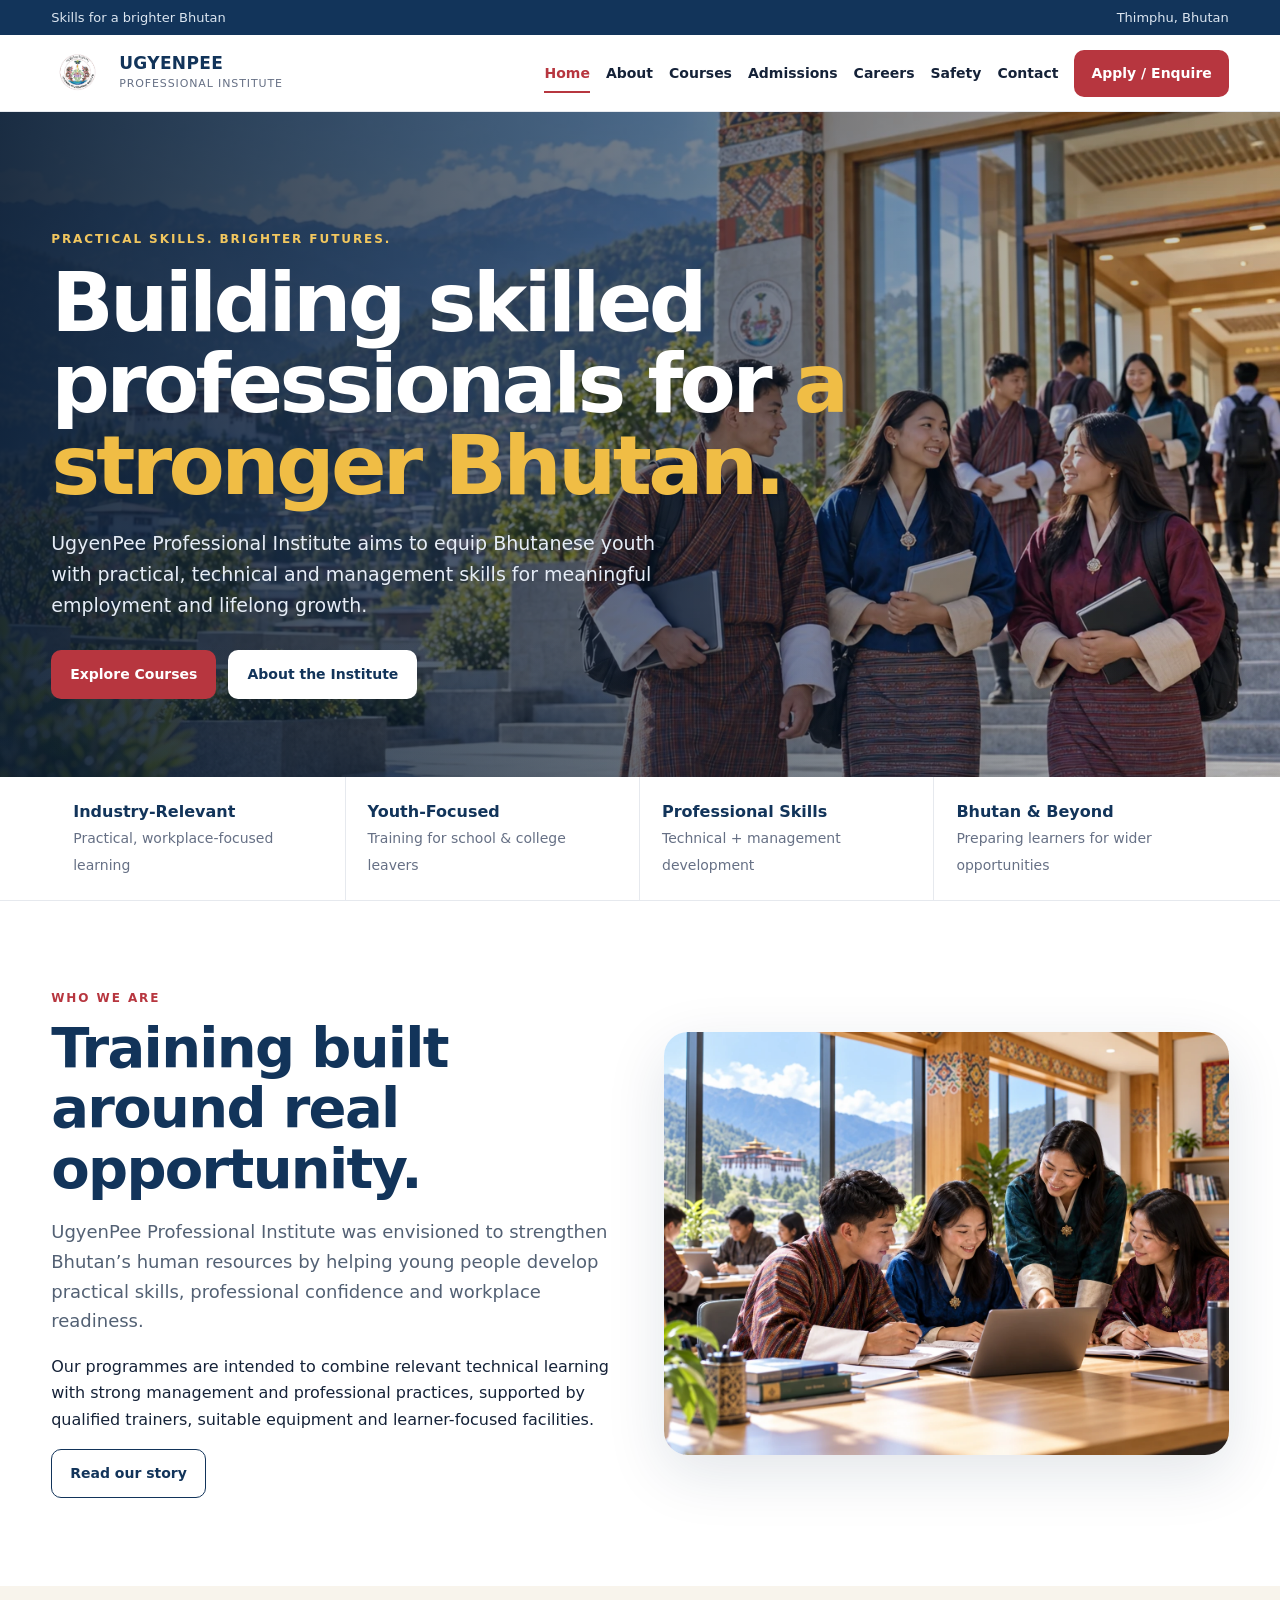
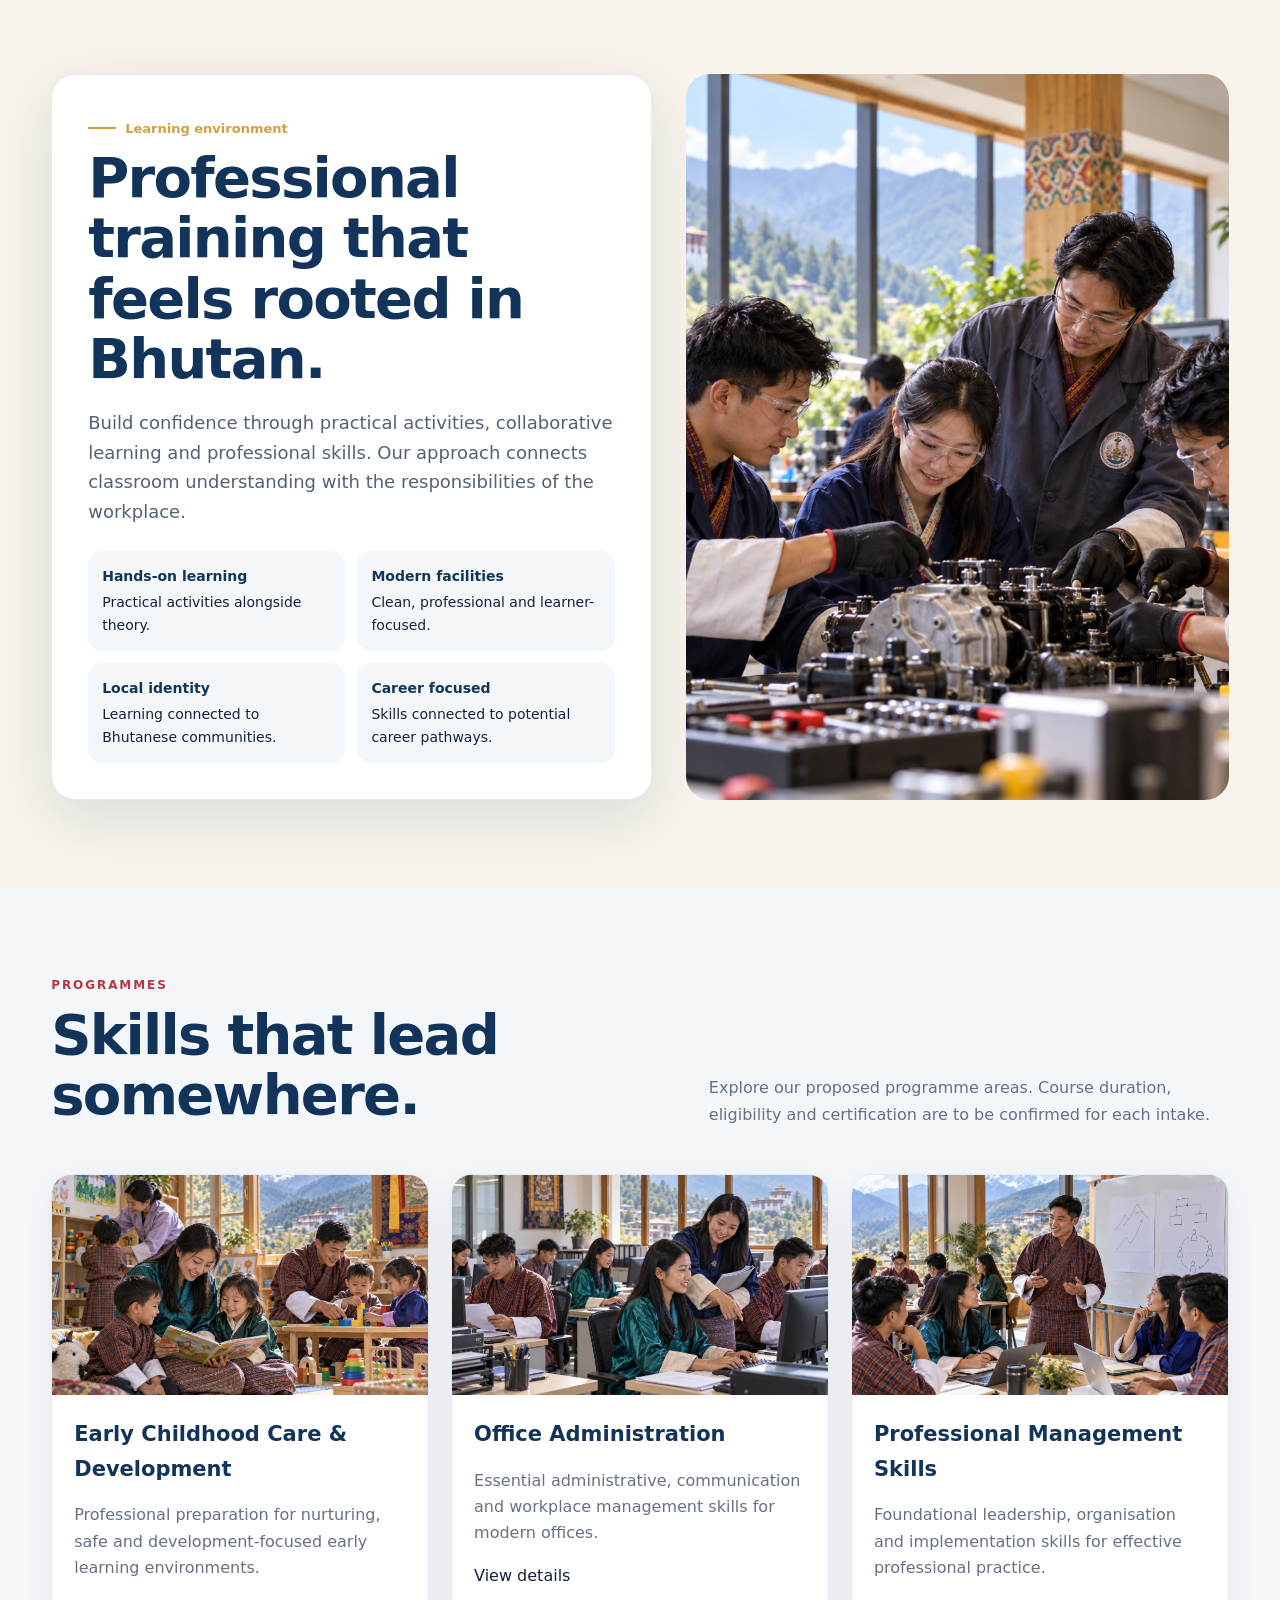
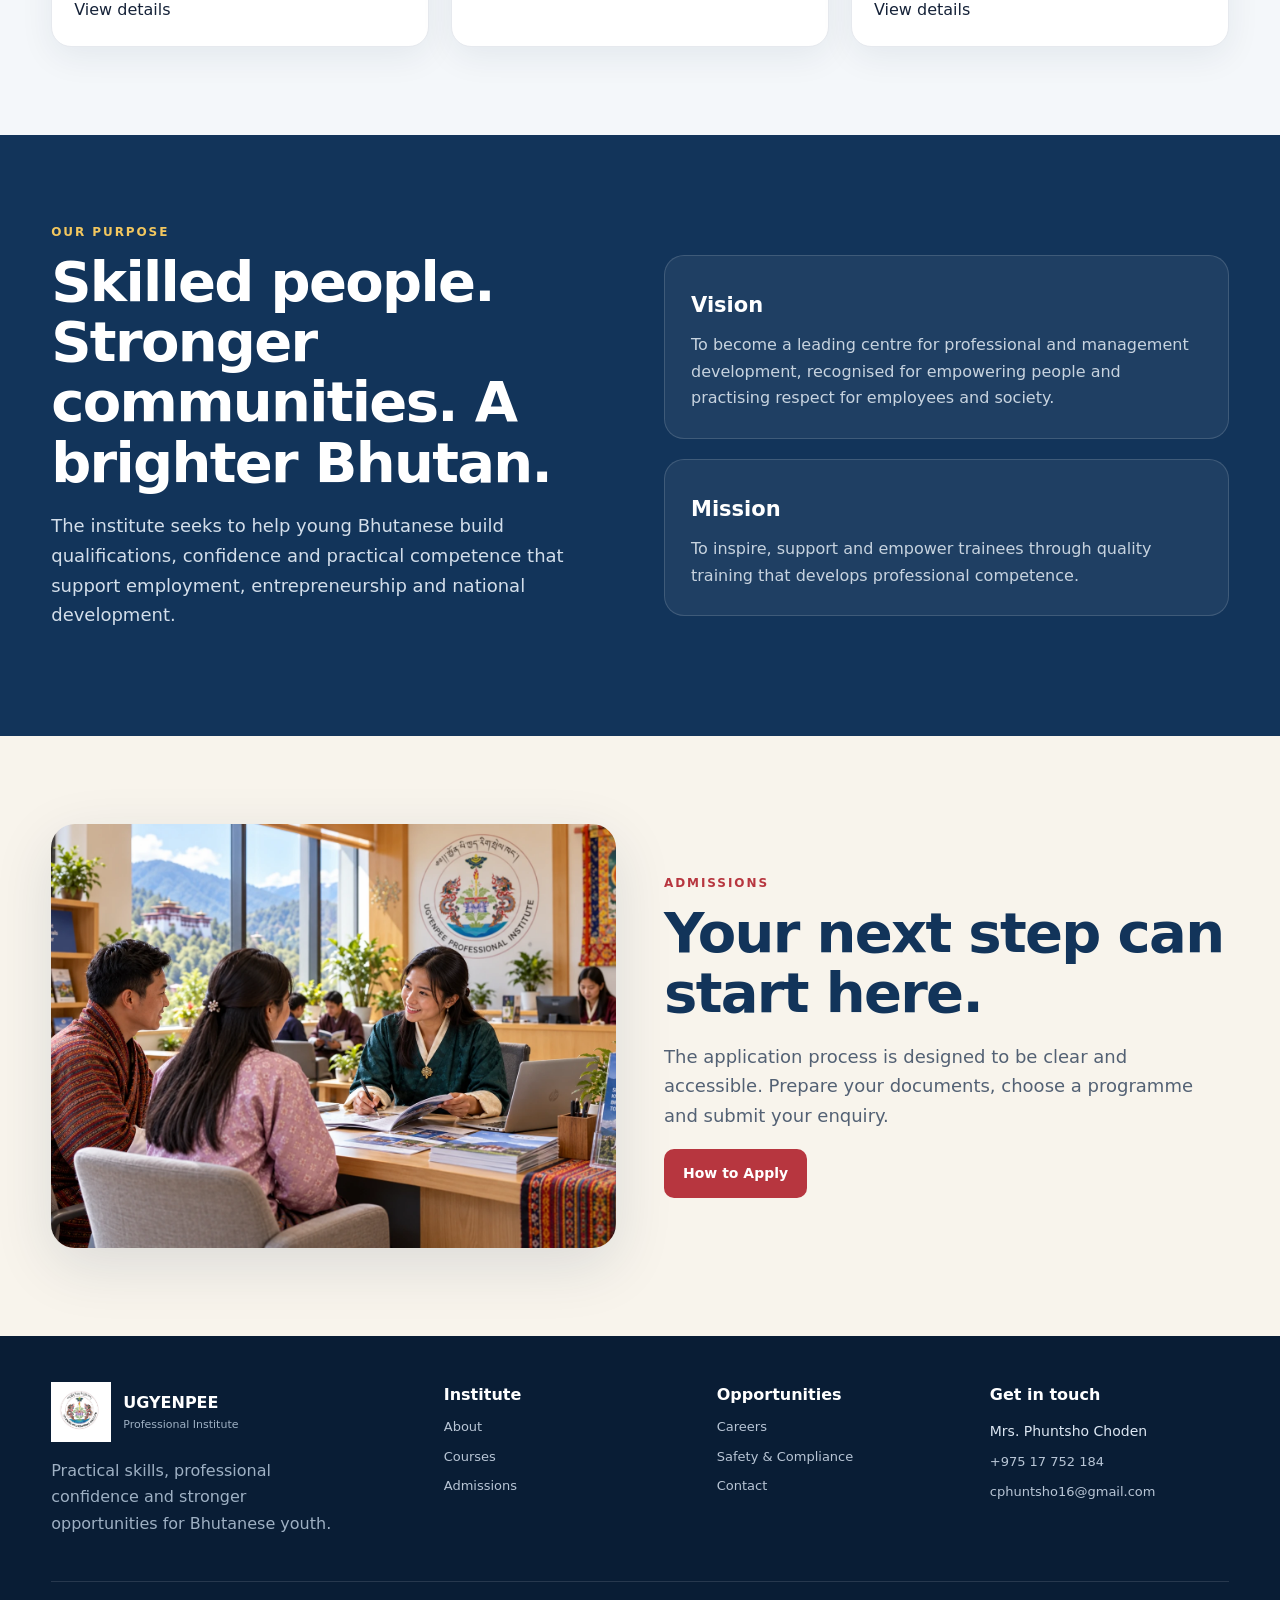
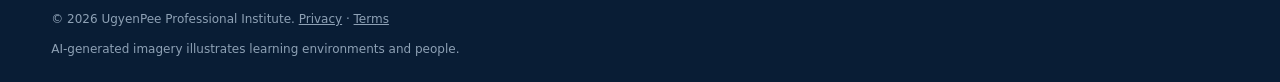
<file: index.html>
<!doctype html><html lang="en"><head><meta charset="utf-8"><meta name="viewport" content="width=device-width,initial-scale=1"><meta name="description" content="UgyenPee Professional Institute — Home"><title>Home | UgyenPee Professional Institute</title><link rel="stylesheet" href="styles.css"></head><body><a class="skip-link" href="#main">Skip to content</a><div class="topbar"><div class="container"><span>Skills for a brighter Bhutan</span><span>Thimphu, Bhutan</span></div></div><header class="site-header"><div class="container nav"><a class="brand" href="index.html"><img src="assets/ugyenpee-logo.jpg" width="1080" height="1064" alt="UgyenPee Professional Institute logo"><div class="brand-copy"><strong>UGYENPEE</strong><span>Professional Institute</span></div></a><button class="menu-btn" aria-label="Open navigation" aria-controls="site-navigation" aria-expanded="false">☰</button><nav id="site-navigation" class="navlinks" aria-label="Main navigation"><a class="active" aria-current="page" href="index.html">Home</a><a class="" href="about.html">About</a><a class="" href="courses.html">Courses</a><a class="" href="admissions.html">Admissions</a><a class="" href="careers.html">Careers</a><a class="" href="safety.html">Safety</a><a class="" href="contact.html">Contact</a><a class="btn btn-primary" href="contact.html">Apply / Enquire</a></nav></div></header><main id="main">
<section class="hero" style="--hero-image:url('assets/campus.webp')"><div class="container"><div class="eyebrow">Practical skills. Brighter futures.</div><h1>Building skilled professionals for <em>a stronger Bhutan.</em></h1><p>UgyenPee Professional Institute aims to equip Bhutanese youth with practical, technical and management skills for meaningful employment and lifelong growth.</p><div class="hero-actions"><a class="btn btn-primary" href="courses.html">Explore Courses</a><a class="btn btn-light" href="about.html">About the Institute</a></div></div></section>
<section class="trust-strip"><div class="container trust-grid"><div class="trust-item"><strong>Industry-Relevant</strong><span>Practical, workplace-focused learning</span></div><div class="trust-item"><strong>Youth-Focused</strong><span>Training for school & college leavers</span></div><div class="trust-item"><strong>Professional Skills</strong><span>Technical + management development</span></div><div class="trust-item"><strong>Bhutan & Beyond</strong><span>Preparing learners for wider opportunities</span></div></div></section>
<section class="section"><div class="container grid-2"><div><div class="eyebrow">Who we are</div><h2>Training built around real opportunity.</h2><p class="lead">UgyenPee Professional Institute was envisioned to strengthen Bhutan’s human resources by helping young people develop practical skills, professional confidence and workplace readiness.</p><p>Our programmes are intended to combine relevant technical learning with strong management and professional practices, supported by qualified trainers, suitable equipment and learner-focused facilities.</p><a class="btn btn-outline" href="about.html">Read our story</a></div><div class="image-card media-highlight"><img src="assets/classroom.webp" width="1536" height="1024" loading="lazy" decoding="async" alt="Bhutanese learners collaborating in a professional training environment"></div></div></section>
<section class="section section-cream"><div class="container training-showcase"><div class="training-copy"><span class="section-kicker">Learning environment</span><h2>Professional training that feels rooted in Bhutan.</h2><p class="lead">Build confidence through practical activities, collaborative learning and professional skills. Our approach connects classroom understanding with the responsibilities of the workplace.</p><div class="training-points"><div class="training-point"><strong>Hands-on learning</strong>Practical activities alongside theory.</div><div class="training-point"><strong>Modern facilities</strong>Clean, professional and learner-focused.</div><div class="training-point"><strong>Local identity</strong>Learning connected to Bhutanese communities.</div><div class="training-point"><strong>Career focused</strong>Skills connected to potential career pathways.</div></div></div><div class="training-image"><img src="assets/workshop.webp" width="1536" height="1024" loading="lazy" decoding="async" alt="Bhutanese trainees learning in a technical workshop"></div></div></section>
<section class="section section-alt"><div class="container"><div class="section-head"><div><div class="eyebrow">Programmes</div><h2>Skills that lead somewhere.</h2></div><p>Explore our proposed programme areas. Course duration, eligibility and certification are to be confirmed for each intake.</p></div><div class="course-grid">
<article class="course-card"><img src="assets/eccd.webp" width="1536" height="1024" loading="lazy" decoding="async" alt="Bhutanese educators supporting children in an early learning activity"><div class="course-body"><h3>Early Childhood Care & Development</h3><p>Professional preparation for nurturing, safe and development-focused early learning environments.</p><a href="courses.html">View details</a></div></article>
<article class="course-card"><img src="assets/office.webp" width="1536" height="1024" loading="lazy" decoding="async" alt="Bhutanese trainees practising office administration"><div class="course-body"><h3>Office Administration</h3><p>Essential administrative, communication and workplace management skills for modern offices.</p><a href="courses.html">View details</a></div></article>
<article class="course-card"><img src="assets/management.webp" width="1536" height="1024" loading="lazy" decoding="async" alt="Bhutanese learners taking part in a management workshop"><div class="course-body"><h3>Professional Management Skills</h3><p>Foundational leadership, organisation and implementation skills for effective professional practice.</p><a href="courses.html">View details</a></div></article>
</div></div></section>
<section class="section feature-band"><div class="container grid-2"><div><div class="eyebrow">Our purpose</div><h2>Skilled people. Stronger communities. A brighter Bhutan.</h2><p class="lead" style="color:#d3deea">The institute seeks to help young Bhutanese build qualifications, confidence and practical competence that support employment, entrepreneurship and national development.</p></div><div class="cards-3" style="grid-template-columns:1fr"><div class="card"><h3>Vision</h3><p>To become a leading centre for professional and management development, recognised for empowering people and practising respect for employees and society.</p></div><div class="card"><h3>Mission</h3><p>To inspire, support and empower trainees through quality training that develops professional competence.</p></div></div></div></section>
<section class="section section-cream"><div class="container grid-2"><div class="image-card"><img src="assets/admissions.webp" width="1536" height="1024" loading="lazy" decoding="async" alt="Bhutanese applicants receiving admissions guidance"></div><div><div class="eyebrow">Admissions</div><h2>Your next step can start here.</h2><p class="lead">The application process is designed to be clear and accessible. Prepare your documents, choose a programme and submit your enquiry.</p><a class="btn btn-primary" href="admissions.html">How to Apply</a></div></div></section></main><footer><div class="container footer-grid"><div><div class="footer-brand"><img src="assets/ugyenpee-logo.jpg" width="1080" height="1064" alt="UgyenPee Professional Institute logo"><div><strong>UGYENPEE</strong><span>Professional Institute</span></div></div><p style="color:#9eb0c3;max-width:300px">Practical skills, professional confidence and stronger opportunities for Bhutanese youth.</p></div><div class="footer-col"><strong>Institute</strong><a href="about.html">About</a><a href="courses.html">Courses</a><a href="admissions.html">Admissions</a></div><div class="footer-col"><strong>Opportunities</strong><a href="careers.html">Careers</a><a href="safety.html">Safety & Compliance</a><a href="contact.html">Contact</a></div><div class="footer-col"><strong>Get in touch</strong><span>Mrs. Phuntsho Choden</span><a href="tel:+97517752184">+975 17 752 184</a><a href="mailto:cphuntsho16@gmail.com">cphuntsho16@gmail.com</a></div></div><div class="container copyright">© <span data-year></span> UgyenPee Professional Institute. <a href="safety.html#privacy">Privacy</a> · <a href="safety.html#terms">Terms</a><br><span>AI-generated imagery illustrates learning environments and people.</span></div></footer><script src="script.js"></script></body></html>
</file>
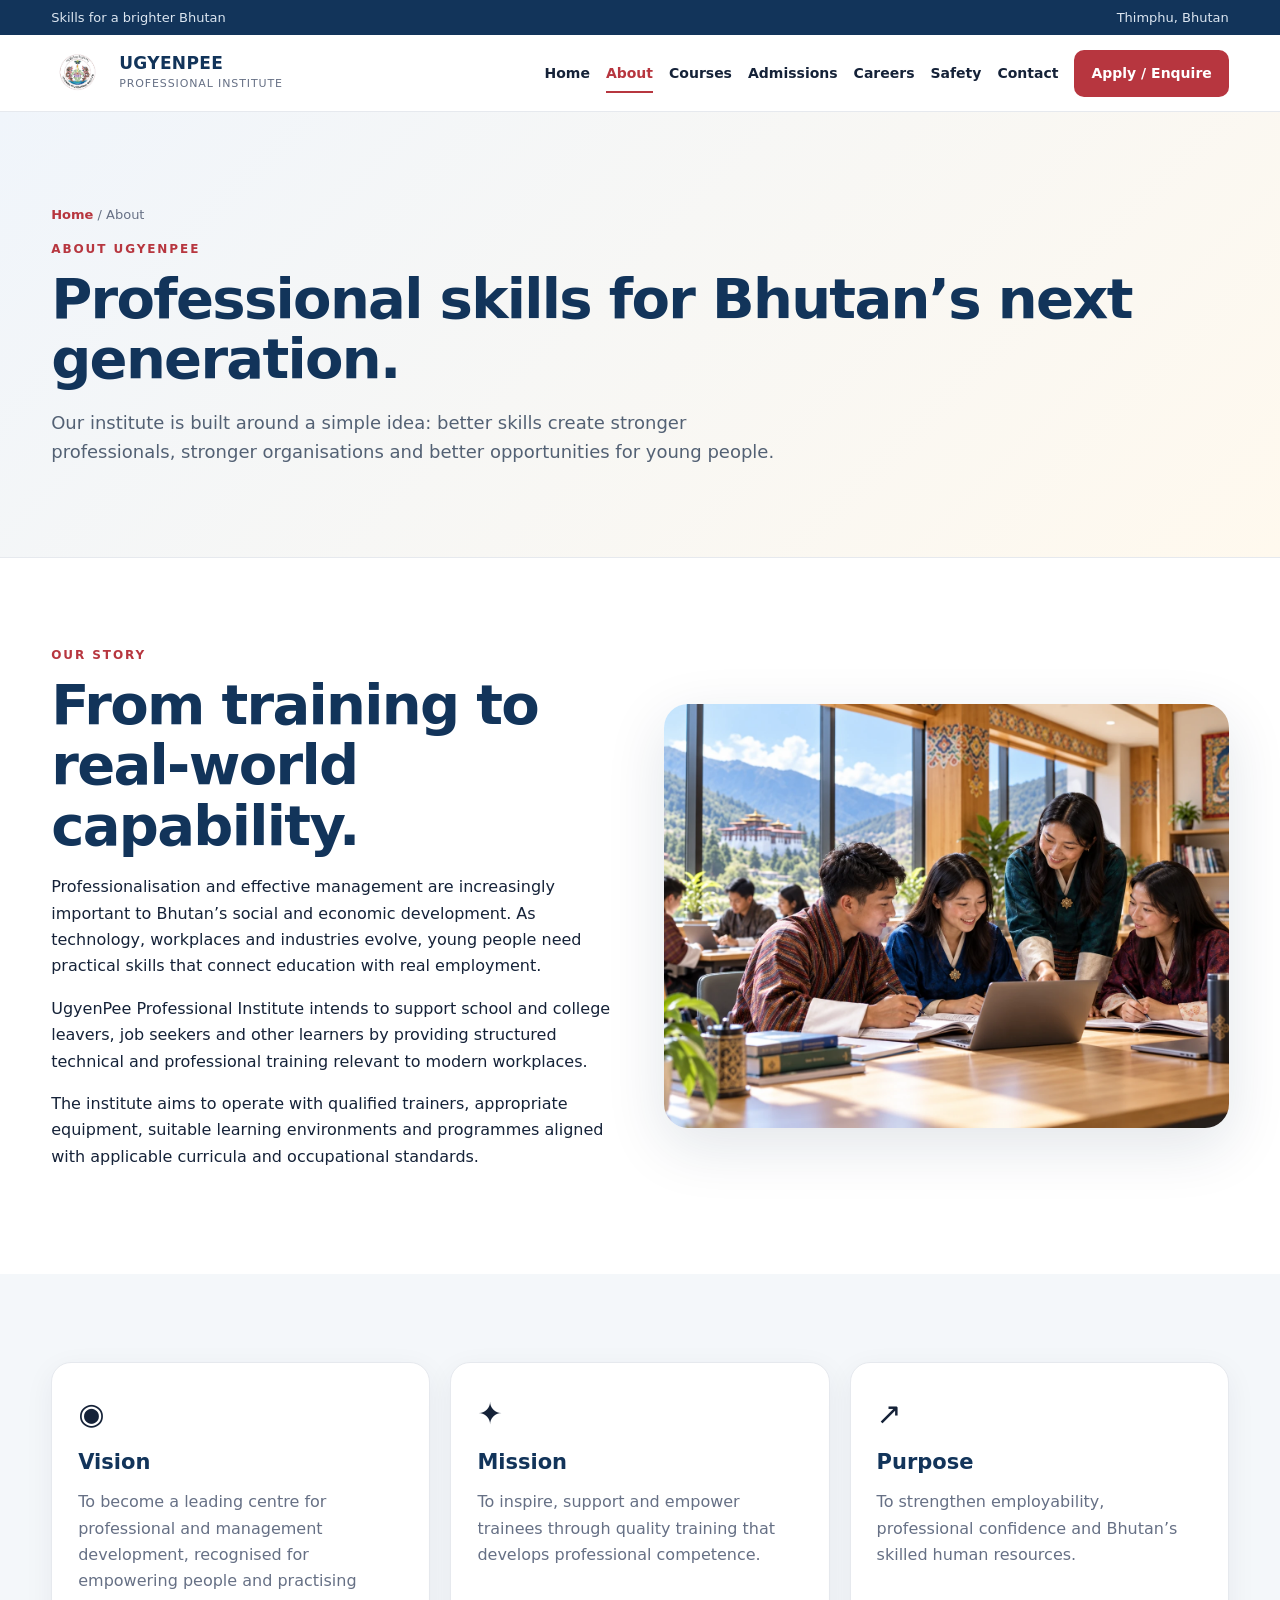
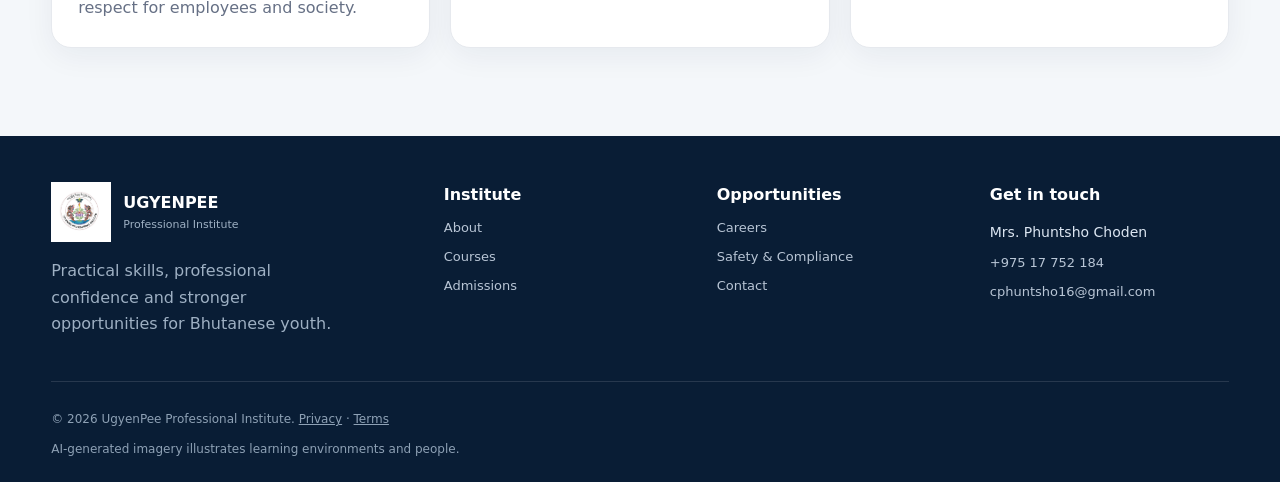
<file: about.html>
<!doctype html><html lang="en"><head><meta charset="utf-8"><meta name="viewport" content="width=device-width,initial-scale=1"><meta name="description" content="UgyenPee Professional Institute — About"><title>About | UgyenPee Professional Institute</title><link rel="stylesheet" href="styles.css"></head><body><a class="skip-link" href="#main">Skip to content</a><div class="topbar"><div class="container"><span>Skills for a brighter Bhutan</span><span>Thimphu, Bhutan</span></div></div><header class="site-header"><div class="container nav"><a class="brand" href="index.html"><img src="assets/ugyenpee-logo.jpg" width="1080" height="1064" alt="UgyenPee Professional Institute logo"><div class="brand-copy"><strong>UGYENPEE</strong><span>Professional Institute</span></div></a><button class="menu-btn" aria-label="Open navigation" aria-controls="site-navigation" aria-expanded="false">☰</button><nav id="site-navigation" class="navlinks" aria-label="Main navigation"><a class="" href="index.html">Home</a><a class="active" aria-current="page" href="about.html">About</a><a class="" href="courses.html">Courses</a><a class="" href="admissions.html">Admissions</a><a class="" href="careers.html">Careers</a><a class="" href="safety.html">Safety</a><a class="" href="contact.html">Contact</a><a class="btn btn-primary" href="contact.html">Apply / Enquire</a></nav></div></header><main id="main">
<section class="page-hero"><div class="container"><div class="crumb"><a href="index.html">Home</a> / About</div><div class="eyebrow">About UgyenPee</div><h1>Professional skills for Bhutan’s next generation.</h1><p>Our institute is built around a simple idea: better skills create stronger professionals, stronger organisations and better opportunities for young people.</p></div></section>
<section class="section"><div class="container grid-2"><div><div class="eyebrow">Our story</div><h2>From training to real-world capability.</h2><p>Professionalisation and effective management are increasingly important to Bhutan’s social and economic development. As technology, workplaces and industries evolve, young people need practical skills that connect education with real employment.</p><p>UgyenPee Professional Institute intends to support school and college leavers, job seekers and other learners by providing structured technical and professional training relevant to modern workplaces.</p><p>The institute aims to operate with qualified trainers, appropriate equipment, suitable learning environments and programmes aligned with applicable curricula and occupational standards.</p></div><div class="image-card tall"><img src="assets/classroom.webp" width="1536" height="1024" loading="lazy" decoding="async" alt="Bhutanese learners collaborating in a classroom"></div></div></section>
<section class="section section-alt"><div class="container cards-3"><article class="card"><div class="icon">◉</div><h3>Vision</h3><p>To become a leading centre for professional and management development, recognised for empowering people and practising respect for employees and society.</p></article><article class="card"><div class="icon">✦</div><h3>Mission</h3><p>To inspire, support and empower trainees through quality training that develops professional competence.</p></article><article class="card"><div class="icon">↗</div><h3>Purpose</h3><p>To strengthen employability, professional confidence and Bhutan’s skilled human resources.</p></article></div></section></main><footer><div class="container footer-grid"><div><div class="footer-brand"><img src="assets/ugyenpee-logo.jpg" width="1080" height="1064" alt="UgyenPee Professional Institute logo"><div><strong>UGYENPEE</strong><span>Professional Institute</span></div></div><p style="color:#9eb0c3;max-width:300px">Practical skills, professional confidence and stronger opportunities for Bhutanese youth.</p></div><div class="footer-col"><strong>Institute</strong><a href="about.html">About</a><a href="courses.html">Courses</a><a href="admissions.html">Admissions</a></div><div class="footer-col"><strong>Opportunities</strong><a href="careers.html">Careers</a><a href="safety.html">Safety & Compliance</a><a href="contact.html">Contact</a></div><div class="footer-col"><strong>Get in touch</strong><span>Mrs. Phuntsho Choden</span><a href="tel:+97517752184">+975 17 752 184</a><a href="mailto:cphuntsho16@gmail.com">cphuntsho16@gmail.com</a></div></div><div class="container copyright">© <span data-year></span> UgyenPee Professional Institute. <a href="safety.html#privacy">Privacy</a> · <a href="safety.html#terms">Terms</a><br><span>AI-generated imagery illustrates learning environments and people.</span></div></footer><script src="script.js"></script></body></html>
</file>
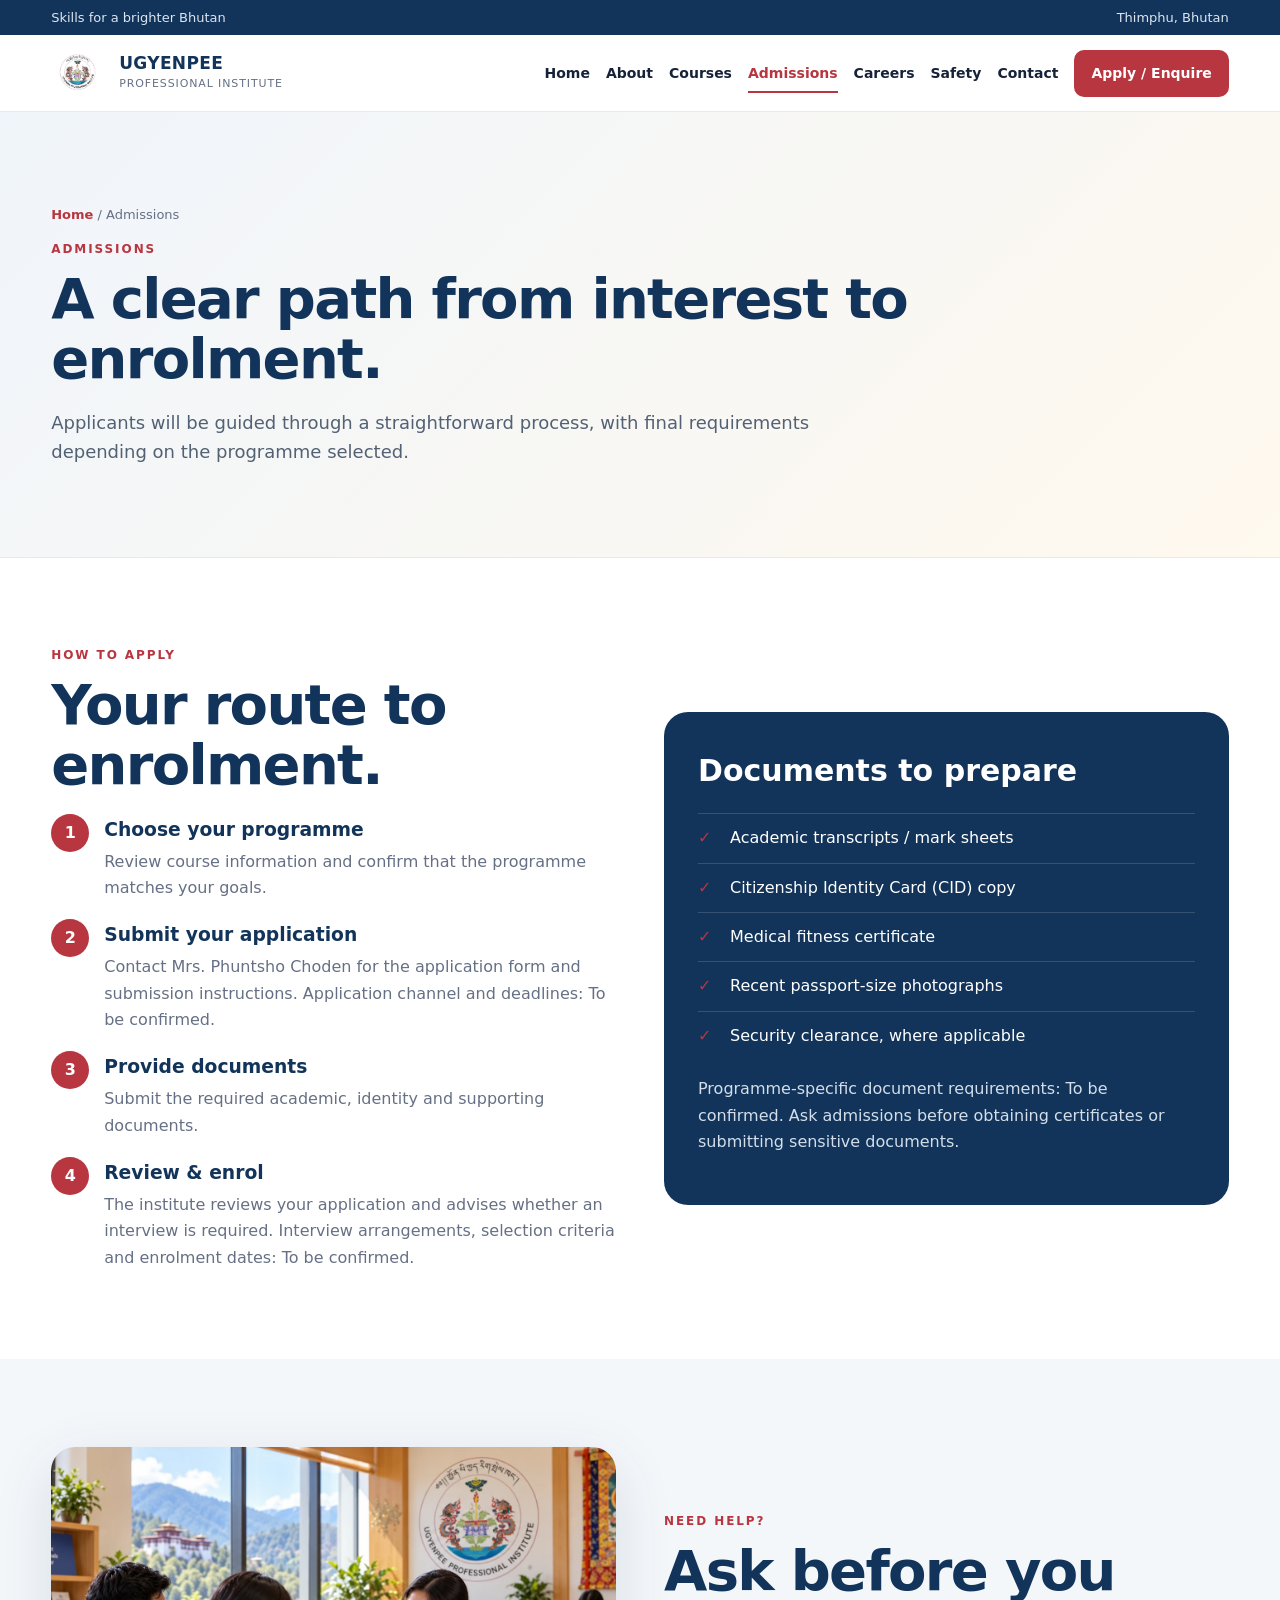
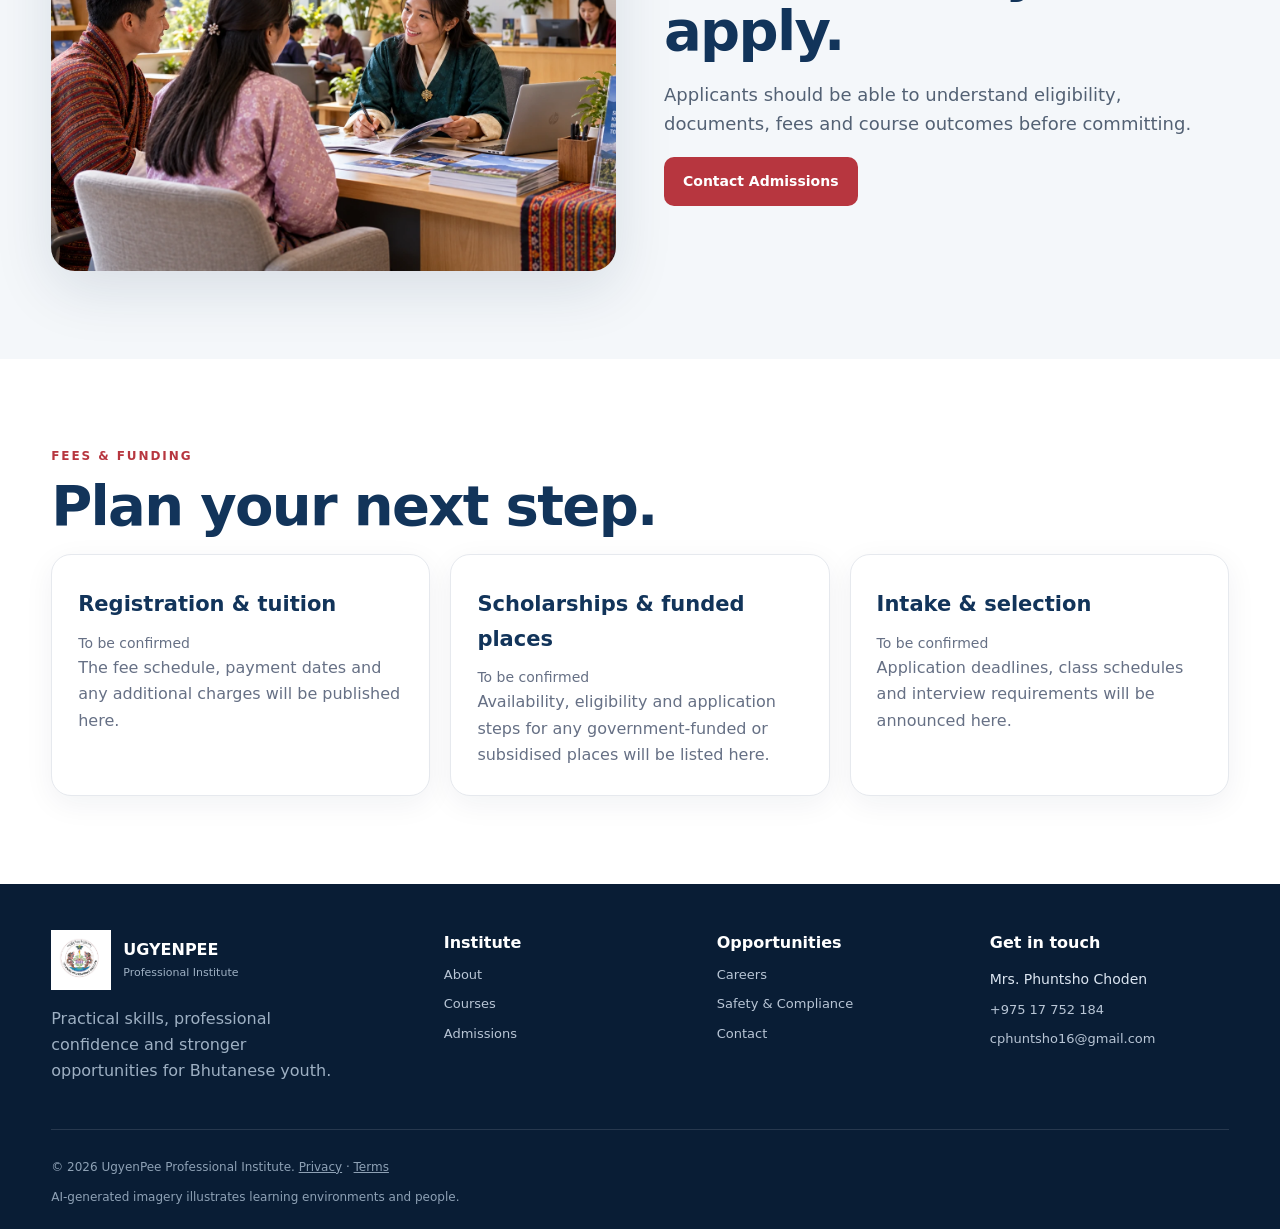
<file: admissions.html>
<!doctype html><html lang="en"><head><meta charset="utf-8"><meta name="viewport" content="width=device-width,initial-scale=1"><meta name="description" content="UgyenPee Professional Institute — Admissions"><title>Admissions | UgyenPee Professional Institute</title><link rel="stylesheet" href="styles.css"></head><body><a class="skip-link" href="#main">Skip to content</a><div class="topbar"><div class="container"><span>Skills for a brighter Bhutan</span><span>Thimphu, Bhutan</span></div></div><header class="site-header"><div class="container nav"><a class="brand" href="index.html"><img src="assets/ugyenpee-logo.jpg" width="1080" height="1064" alt="UgyenPee Professional Institute logo"><div class="brand-copy"><strong>UGYENPEE</strong><span>Professional Institute</span></div></a><button class="menu-btn" aria-label="Open navigation" aria-controls="site-navigation" aria-expanded="false">☰</button><nav id="site-navigation" class="navlinks" aria-label="Main navigation"><a class="" href="index.html">Home</a><a class="" href="about.html">About</a><a class="" href="courses.html">Courses</a><a class="active" aria-current="page" href="admissions.html">Admissions</a><a class="" href="careers.html">Careers</a><a class="" href="safety.html">Safety</a><a class="" href="contact.html">Contact</a><a class="btn btn-primary" href="contact.html">Apply / Enquire</a></nav></div></header><main id="main">
<section class="page-hero"><div class="container"><div class="crumb"><a href="index.html">Home</a> / Admissions</div><div class="eyebrow">Admissions</div><h1>A clear path from interest to enrolment.</h1><p>Applicants will be guided through a straightforward process, with final requirements depending on the programme selected.</p></div></section>
<section class="section"><div class="container grid-2"><div><div class="eyebrow">How to apply</div><h2>Your route to enrolment.</h2><div class="steps"><div class="step"><div class="step-num">1</div><div><h3>Choose your programme</h3><p>Review course information and confirm that the programme matches your goals.</p></div></div><div class="step"><div class="step-num">2</div><div><h3>Submit your application</h3><p>Contact Mrs. Phuntsho Choden for the application form and submission instructions. Application channel and deadlines: To be confirmed.</p></div></div><div class="step"><div class="step-num">3</div><div><h3>Provide documents</h3><p>Submit the required academic, identity and supporting documents.</p></div></div><div class="step"><div class="step-num">4</div><div><h3>Review & enrol</h3><p>The institute reviews your application and advises whether an interview is required. Interview arrangements, selection criteria and enrolment dates: To be confirmed.</p></div></div></div></div><div class="callout"><h3>Documents to prepare</h3><ul class="checklist" style="--line:rgba(255,255,255,.15)"><li>Academic transcripts / mark sheets</li><li>Citizenship Identity Card (CID) copy</li><li>Medical fitness certificate</li><li>Recent passport-size photographs</li><li>Security clearance, where applicable</li></ul><p>Programme-specific document requirements: To be confirmed. Ask admissions before obtaining certificates or submitting sensitive documents.</p></div></div></section>
<section class="section section-alt"><div class="container grid-2"><div class="image-card"><img src="assets/admissions.webp" width="1536" height="1024" loading="lazy" decoding="async" alt="Bhutanese applicants speaking with an admissions adviser"></div><div><div class="eyebrow">Need help?</div><h2>Ask before you apply.</h2><p class="lead">Applicants should be able to understand eligibility, documents, fees and course outcomes before committing.</p><a class="btn btn-primary" href="contact.html">Contact Admissions</a></div></div></section><section class="section"><div class="container"><div class="eyebrow">Fees & funding</div><h2>Plan your next step.</h2><div class="cards-3"><article class="card"><h3>Registration & tuition</h3><p class="pending">To be confirmed</p><p>The fee schedule, payment dates and any additional charges will be published here.</p></article><article class="card"><h3>Scholarships & funded places</h3><p class="pending">To be confirmed</p><p>Availability, eligibility and application steps for any government-funded or subsidised places will be listed here.</p></article><article class="card"><h3>Intake & selection</h3><p class="pending">To be confirmed</p><p>Application deadlines, class schedules and interview requirements will be announced here.</p></article></div></div></section></main><footer><div class="container footer-grid"><div><div class="footer-brand"><img src="assets/ugyenpee-logo.jpg" width="1080" height="1064" alt="UgyenPee Professional Institute logo"><div><strong>UGYENPEE</strong><span>Professional Institute</span></div></div><p style="color:#9eb0c3;max-width:300px">Practical skills, professional confidence and stronger opportunities for Bhutanese youth.</p></div><div class="footer-col"><strong>Institute</strong><a href="about.html">About</a><a href="courses.html">Courses</a><a href="admissions.html">Admissions</a></div><div class="footer-col"><strong>Opportunities</strong><a href="careers.html">Careers</a><a href="safety.html">Safety & Compliance</a><a href="contact.html">Contact</a></div><div class="footer-col"><strong>Get in touch</strong><span>Mrs. Phuntsho Choden</span><a href="tel:+97517752184">+975 17 752 184</a><a href="mailto:cphuntsho16@gmail.com">cphuntsho16@gmail.com</a></div></div><div class="container copyright">© <span data-year></span> UgyenPee Professional Institute. <a href="safety.html#privacy">Privacy</a> · <a href="safety.html#terms">Terms</a><br><span>AI-generated imagery illustrates learning environments and people.</span></div></footer><script src="script.js"></script></body></html>
</file>
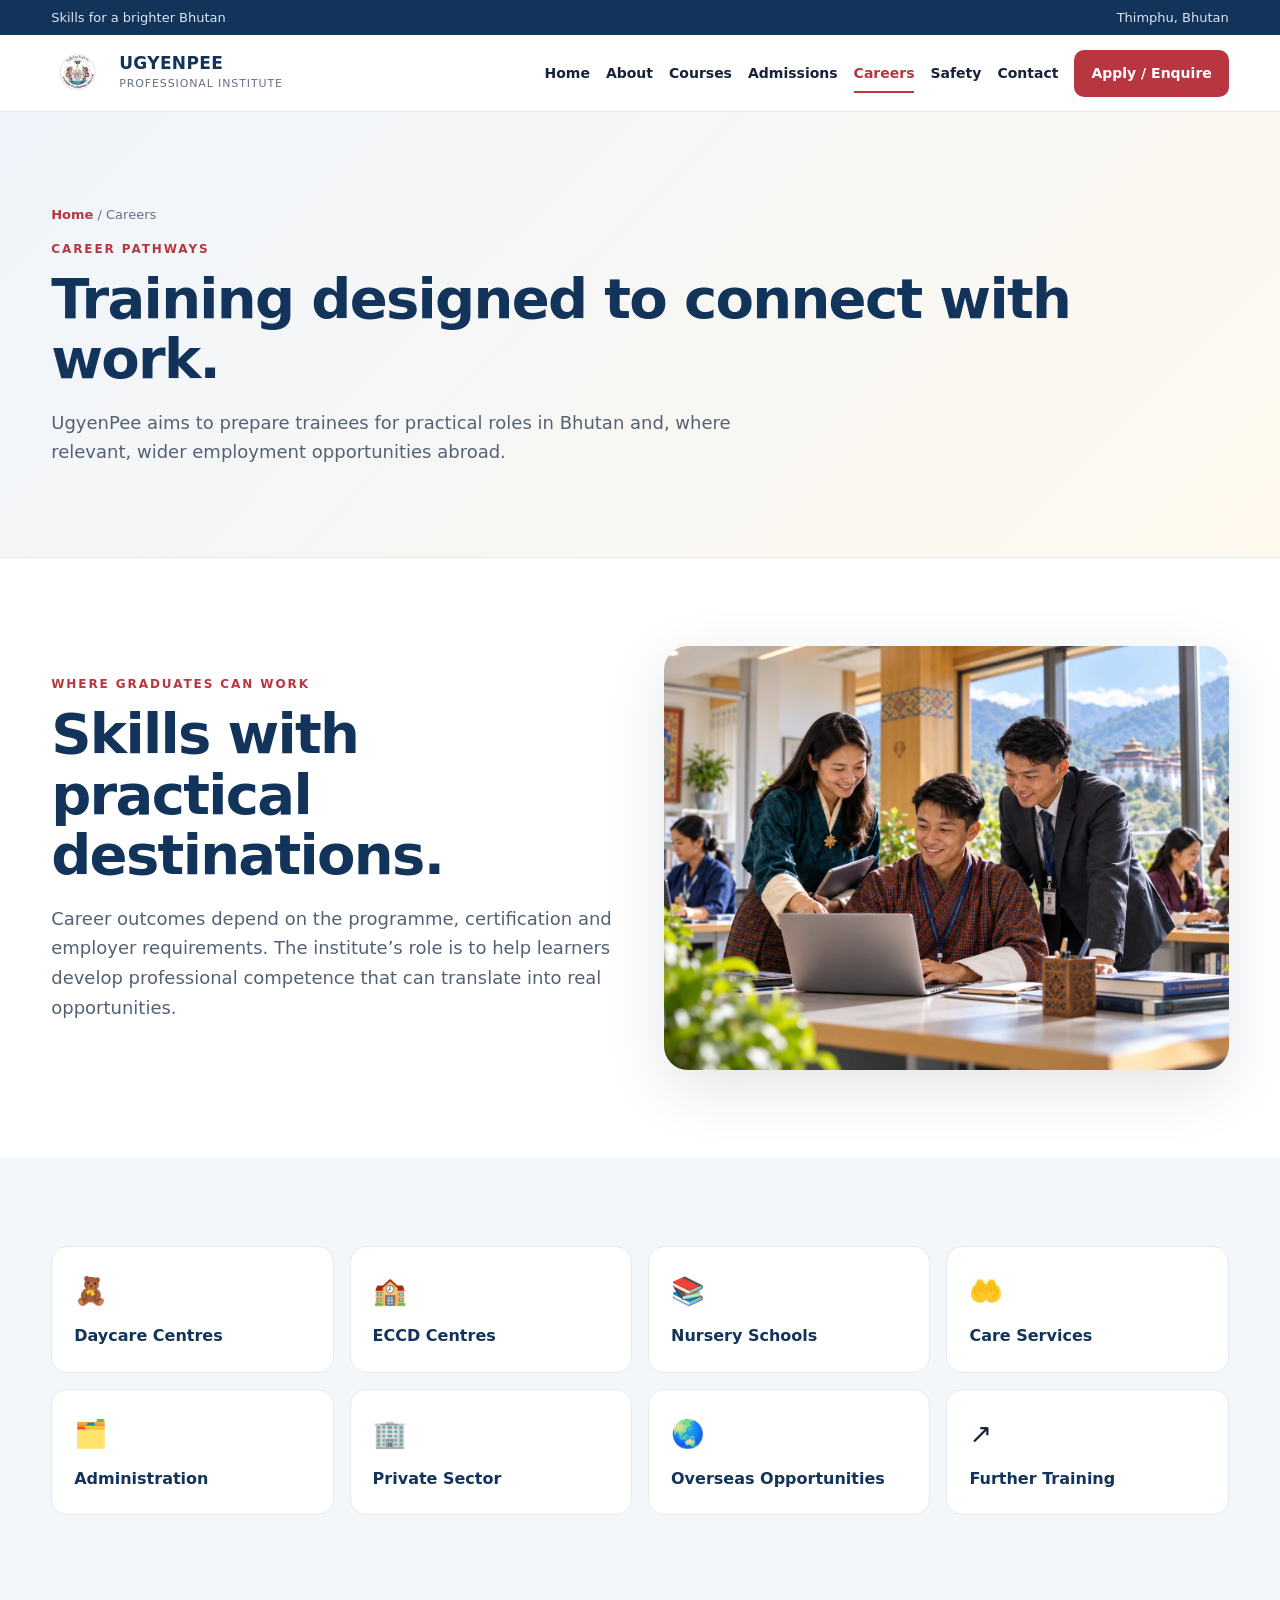
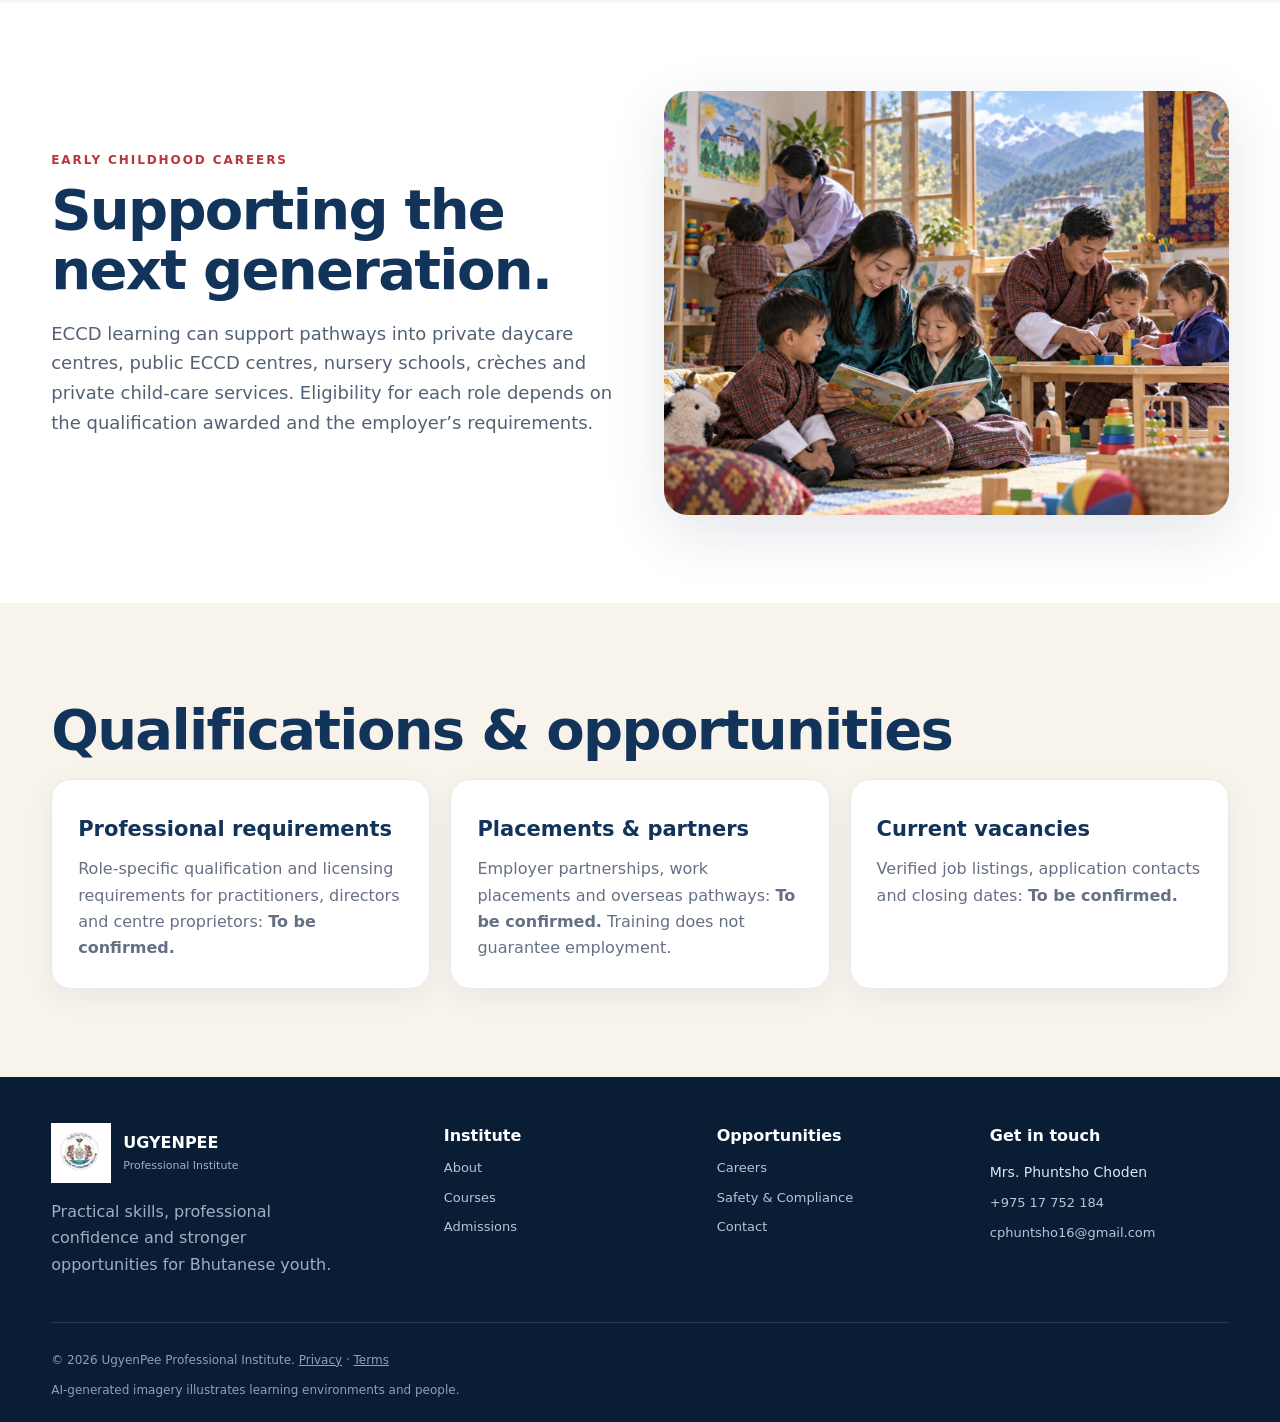
<file: careers.html>
<!doctype html><html lang="en"><head><meta charset="utf-8"><meta name="viewport" content="width=device-width,initial-scale=1"><meta name="description" content="UgyenPee Professional Institute — Careers"><title>Careers | UgyenPee Professional Institute</title><link rel="stylesheet" href="styles.css"></head><body><a class="skip-link" href="#main">Skip to content</a><div class="topbar"><div class="container"><span>Skills for a brighter Bhutan</span><span>Thimphu, Bhutan</span></div></div><header class="site-header"><div class="container nav"><a class="brand" href="index.html"><img src="assets/ugyenpee-logo.jpg" width="1080" height="1064" alt="UgyenPee Professional Institute logo"><div class="brand-copy"><strong>UGYENPEE</strong><span>Professional Institute</span></div></a><button class="menu-btn" aria-label="Open navigation" aria-controls="site-navigation" aria-expanded="false">☰</button><nav id="site-navigation" class="navlinks" aria-label="Main navigation"><a class="" href="index.html">Home</a><a class="" href="about.html">About</a><a class="" href="courses.html">Courses</a><a class="" href="admissions.html">Admissions</a><a class="active" aria-current="page" href="careers.html">Careers</a><a class="" href="safety.html">Safety</a><a class="" href="contact.html">Contact</a><a class="btn btn-primary" href="contact.html">Apply / Enquire</a></nav></div></header><main id="main">
<section class="page-hero"><div class="container"><div class="crumb"><a href="index.html">Home</a> / Careers</div><div class="eyebrow">Career pathways</div><h1>Training designed to connect with work.</h1><p>UgyenPee aims to prepare trainees for practical roles in Bhutan and, where relevant, wider employment opportunities abroad.</p></div></section>
<section class="section"><div class="container grid-2"><div><div class="eyebrow">Where graduates can work</div><h2>Skills with practical destinations.</h2><p class="lead">Career outcomes depend on the programme, certification and employer requirements. The institute’s role is to help learners develop professional competence that can translate into real opportunities.</p></div><div class="image-card"><img src="assets/workplace.webp" width="1536" height="1024" loading="lazy" decoding="async" alt="Bhutanese professionals collaborating in an office"></div></div></section>
<section class="section section-alt"><div class="container career-grid"><div class="career-tile"><span>🧸</span><strong>Daycare Centres</strong></div><div class="career-tile"><span>🏫</span><strong>ECCD Centres</strong></div><div class="career-tile"><span>📚</span><strong>Nursery Schools</strong></div><div class="career-tile"><span>🤲</span><strong>Care Services</strong></div><div class="career-tile"><span>🗂️</span><strong>Administration</strong></div><div class="career-tile"><span>🏢</span><strong>Private Sector</strong></div><div class="career-tile"><span>🌏</span><strong>Overseas Opportunities</strong></div><div class="career-tile"><span>↗</span><strong>Further Training</strong></div></div></section><section class="section"><div class="container grid-2"><div><div class="eyebrow">Early childhood careers</div><h2>Supporting the next generation.</h2><p class="lead">ECCD learning can support pathways into private daycare centres, public ECCD centres, nursery schools, crèches and private child-care services. Eligibility for each role depends on the qualification awarded and the employer’s requirements.</p></div><div class="image-card"><img src="assets/eccd.webp" width="1536" height="1024" loading="lazy" alt="Bhutanese educators guiding children through an early learning activity"></div></div></section><section class="section section-cream"><div class="container"><h2>Qualifications & opportunities</h2><div class="cards-3"><article class="card"><h3>Professional requirements</h3><p>Role-specific qualification and licensing requirements for practitioners, directors and centre proprietors: <strong>To be confirmed.</strong></p></article><article class="card"><h3>Placements & partners</h3><p>Employer partnerships, work placements and overseas pathways: <strong>To be confirmed.</strong> Training does not guarantee employment.</p></article><article class="card"><h3>Current vacancies</h3><p>Verified job listings, application contacts and closing dates: <strong>To be confirmed.</strong></p></article></div></div></section></main><footer><div class="container footer-grid"><div><div class="footer-brand"><img src="assets/ugyenpee-logo.jpg" width="1080" height="1064" alt="UgyenPee Professional Institute logo"><div><strong>UGYENPEE</strong><span>Professional Institute</span></div></div><p style="color:#9eb0c3;max-width:300px">Practical skills, professional confidence and stronger opportunities for Bhutanese youth.</p></div><div class="footer-col"><strong>Institute</strong><a href="about.html">About</a><a href="courses.html">Courses</a><a href="admissions.html">Admissions</a></div><div class="footer-col"><strong>Opportunities</strong><a href="careers.html">Careers</a><a href="safety.html">Safety & Compliance</a><a href="contact.html">Contact</a></div><div class="footer-col"><strong>Get in touch</strong><span>Mrs. Phuntsho Choden</span><a href="tel:+97517752184">+975 17 752 184</a><a href="mailto:cphuntsho16@gmail.com">cphuntsho16@gmail.com</a></div></div><div class="container copyright">© <span data-year></span> UgyenPee Professional Institute. <a href="safety.html#privacy">Privacy</a> · <a href="safety.html#terms">Terms</a><br><span>AI-generated imagery illustrates learning environments and people.</span></div></footer><script src="script.js"></script></body></html>
</file>
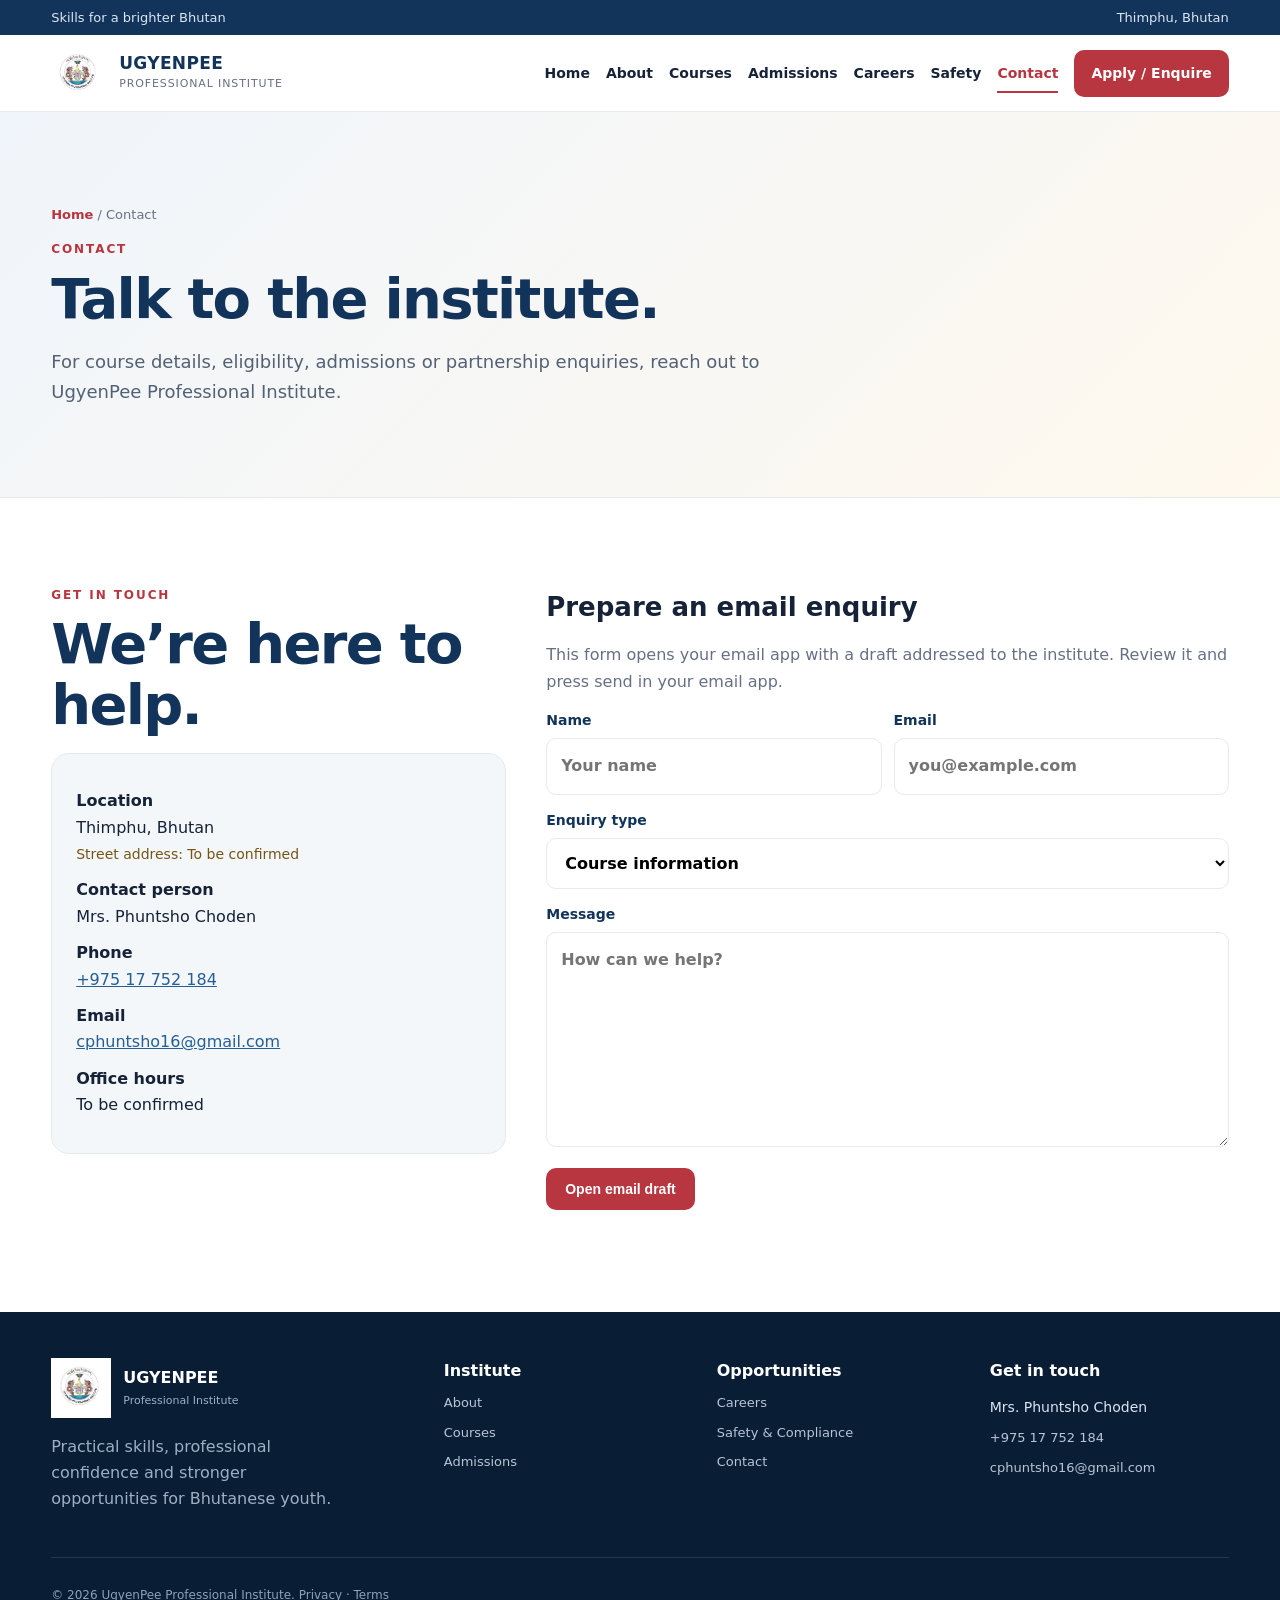
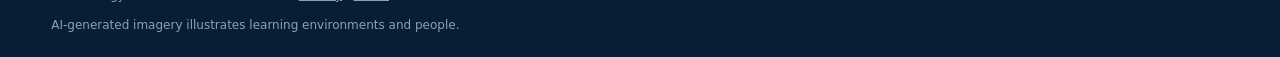
<file: contact.html>
<!doctype html><html lang="en"><head><meta charset="utf-8"><meta name="viewport" content="width=device-width,initial-scale=1"><meta name="description" content="UgyenPee Professional Institute — Contact"><title>Contact | UgyenPee Professional Institute</title><link rel="stylesheet" href="styles.css"></head><body><a class="skip-link" href="#main">Skip to content</a><div class="topbar"><div class="container"><span>Skills for a brighter Bhutan</span><span>Thimphu, Bhutan</span></div></div><header class="site-header"><div class="container nav"><a class="brand" href="index.html"><img src="assets/ugyenpee-logo.jpg" width="1080" height="1064" alt="UgyenPee Professional Institute logo"><div class="brand-copy"><strong>UGYENPEE</strong><span>Professional Institute</span></div></a><button class="menu-btn" aria-label="Open navigation" aria-controls="site-navigation" aria-expanded="false">☰</button><nav id="site-navigation" class="navlinks" aria-label="Main navigation"><a class="" href="index.html">Home</a><a class="" href="about.html">About</a><a class="" href="courses.html">Courses</a><a class="" href="admissions.html">Admissions</a><a class="" href="careers.html">Careers</a><a class="" href="safety.html">Safety</a><a class="active" aria-current="page" href="contact.html">Contact</a><a class="btn btn-primary" href="contact.html">Apply / Enquire</a></nav></div></header><main id="main">
<section class="page-hero"><div class="container"><div class="crumb"><a href="index.html">Home</a> / Contact</div><div class="eyebrow">Contact</div><h1>Talk to the institute.</h1><p>For course details, eligibility, admissions or partnership enquiries, reach out to UgyenPee Professional Institute.</p></div></section>
<section class="section"><div class="container contact-grid"><div><div class="eyebrow">Get in touch</div><h2>We’re here to help.</h2><div class="contact-card"><p><strong>Location</strong><br>Thimphu, Bhutan<br><span class="pending">Street address: To be confirmed</span></p><p><strong>Contact person</strong><br>Mrs. Phuntsho Choden</p><p><strong>Phone</strong><br><a href="tel:+97517752184">+975 17 752 184</a></p><p><strong>Email</strong><br><a href="mailto:cphuntsho16@gmail.com">cphuntsho16@gmail.com</a></p><p><strong>Office hours</strong><br>To be confirmed</p></div></div><form class="form" id="enquiry-form"><h3>Prepare an email enquiry</h3><p>This form opens your email app with a draft addressed to the institute. Review it and press send in your email app.</p><div class="form-row"><label>Name<input name="name" autocomplete="name" required maxlength="100" placeholder="Your name"></label><label>Email<input name="email" autocomplete="email" required type="email" placeholder="you@example.com"></label></div><label>Enquiry type<select name="type"><option>Course information</option><option>Admissions</option><option>Partnership</option><option>General enquiry</option></select></label><label>Message<textarea name="message" required maxlength="3000" rows="7" placeholder="How can we help?"></textarea></label><button class="btn btn-primary" type="submit">Open email draft</button><p id="form-status" role="status" aria-live="polite"></p><noscript><p>Please email <a href="mailto:cphuntsho16@gmail.com">cphuntsho16@gmail.com</a> directly.</p></noscript></form></div></section></main><footer><div class="container footer-grid"><div><div class="footer-brand"><img src="assets/ugyenpee-logo.jpg" width="1080" height="1064" alt="UgyenPee Professional Institute logo"><div><strong>UGYENPEE</strong><span>Professional Institute</span></div></div><p style="color:#9eb0c3;max-width:300px">Practical skills, professional confidence and stronger opportunities for Bhutanese youth.</p></div><div class="footer-col"><strong>Institute</strong><a href="about.html">About</a><a href="courses.html">Courses</a><a href="admissions.html">Admissions</a></div><div class="footer-col"><strong>Opportunities</strong><a href="careers.html">Careers</a><a href="safety.html">Safety & Compliance</a><a href="contact.html">Contact</a></div><div class="footer-col"><strong>Get in touch</strong><span>Mrs. Phuntsho Choden</span><a href="tel:+97517752184">+975 17 752 184</a><a href="mailto:cphuntsho16@gmail.com">cphuntsho16@gmail.com</a></div></div><div class="container copyright">© <span data-year></span> UgyenPee Professional Institute. <a href="safety.html#privacy">Privacy</a> · <a href="safety.html#terms">Terms</a><br><span>AI-generated imagery illustrates learning environments and people.</span></div></footer><script src="script.js"></script></body></html>
</file>
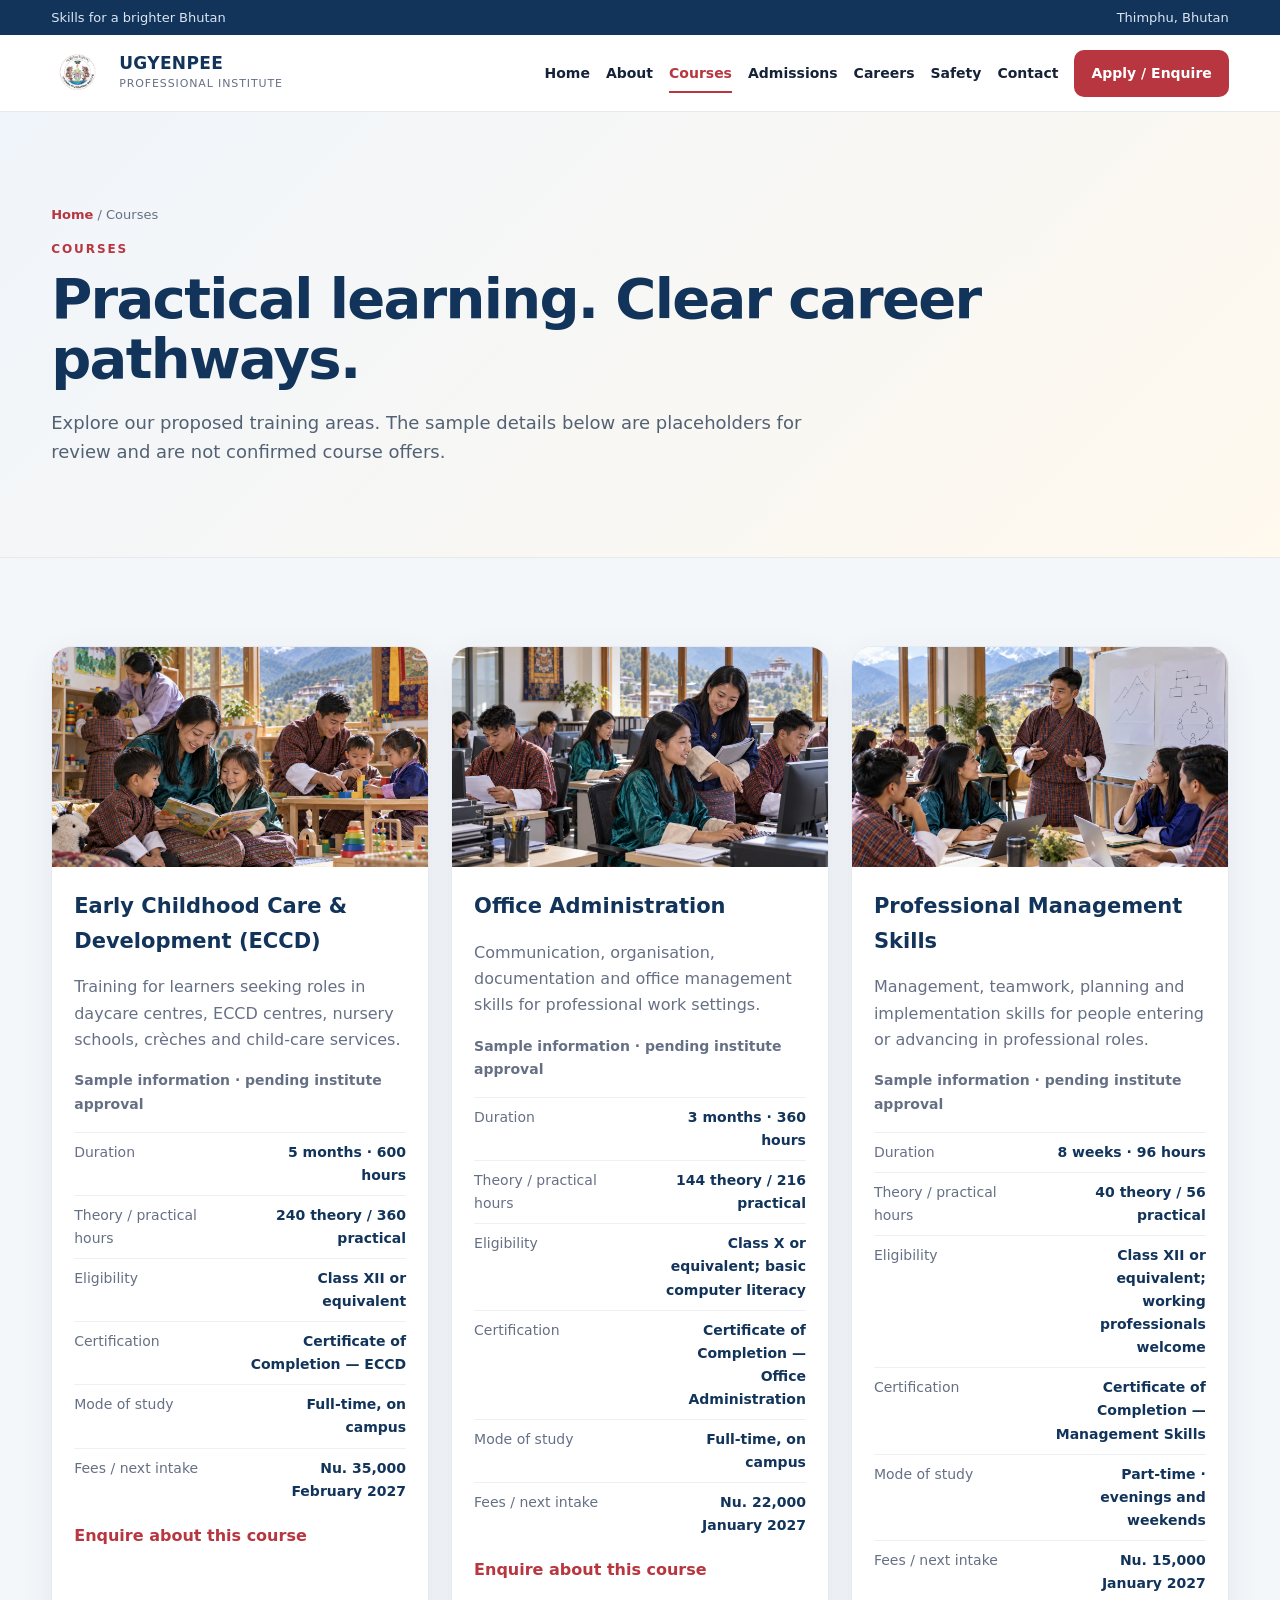
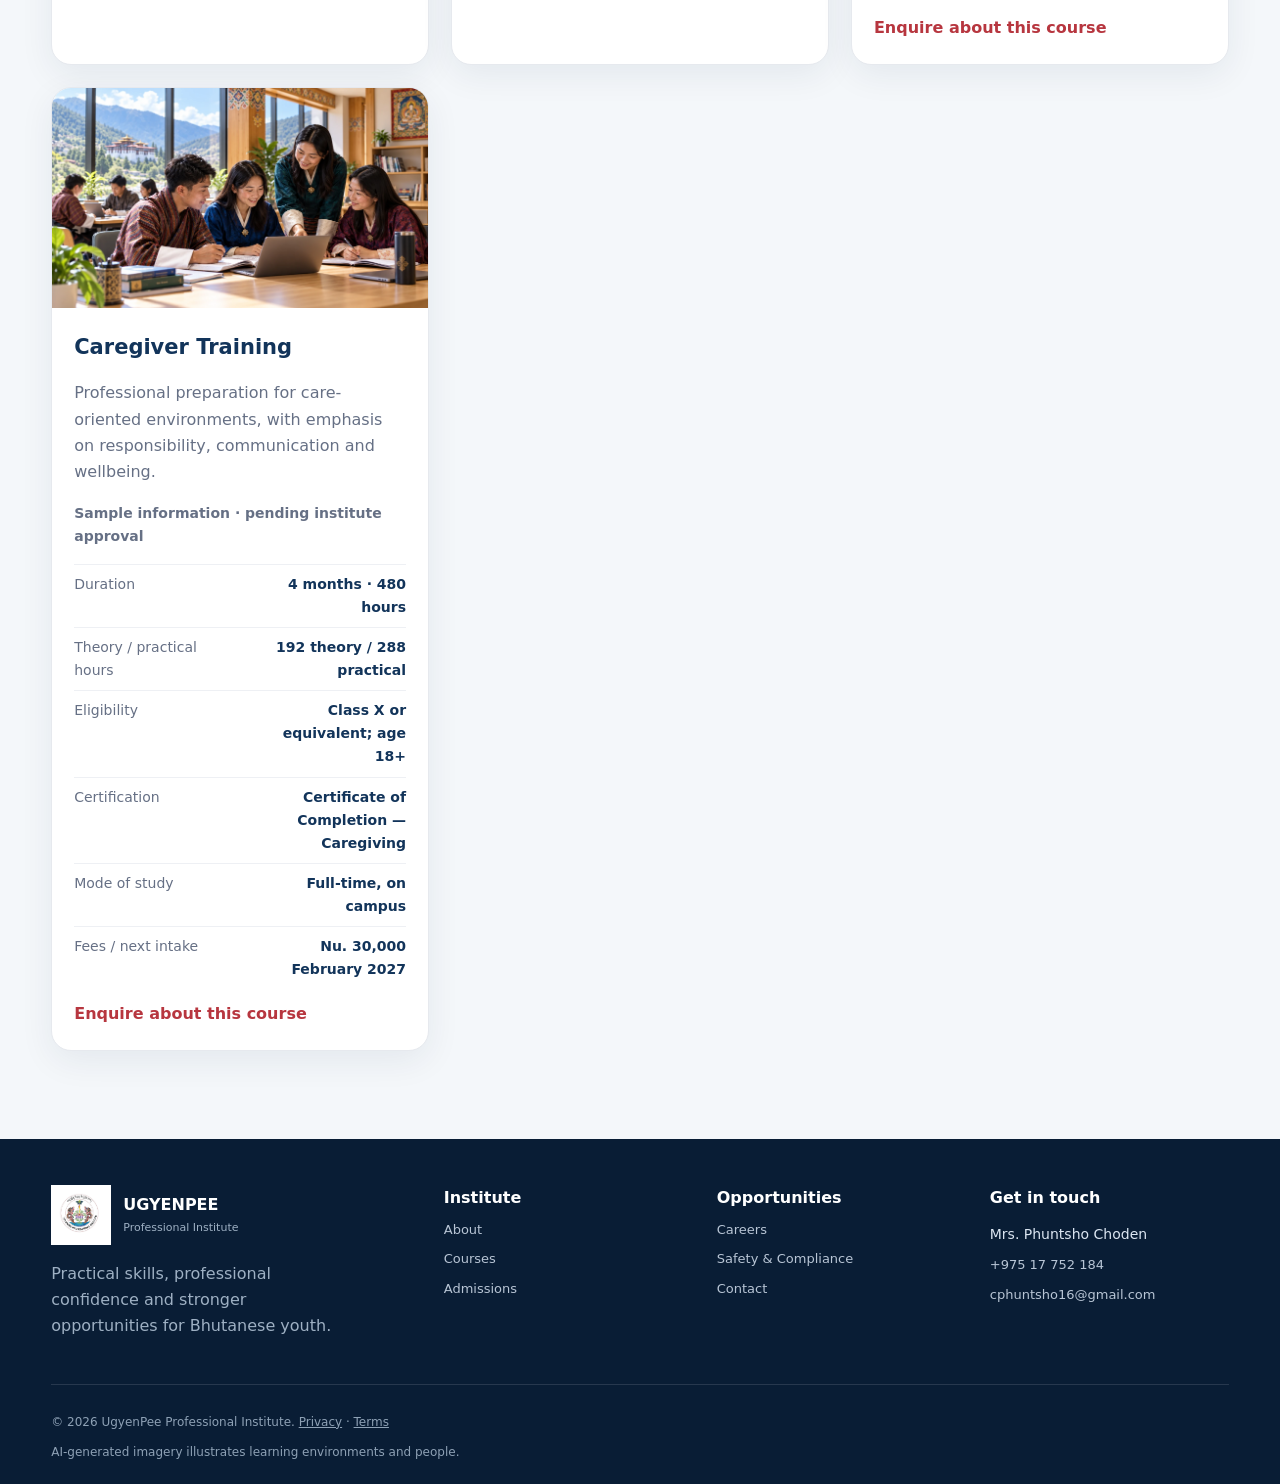
<file: courses.html>
<!doctype html><html lang="en"><head><meta charset="utf-8"><meta name="viewport" content="width=device-width,initial-scale=1"><meta name="description" content="UgyenPee Professional Institute — Courses"><title>Courses | UgyenPee Professional Institute</title><link rel="stylesheet" href="styles.css"></head><body><a class="skip-link" href="#main">Skip to content</a><div class="topbar"><div class="container"><span>Skills for a brighter Bhutan</span><span>Thimphu, Bhutan</span></div></div><header class="site-header"><div class="container nav"><a class="brand" href="index.html"><img src="assets/ugyenpee-logo.jpg" width="1080" height="1064" alt="UgyenPee Professional Institute logo"><div class="brand-copy"><strong>UGYENPEE</strong><span>Professional Institute</span></div></a><button class="menu-btn" aria-label="Open navigation" aria-controls="site-navigation" aria-expanded="false">☰</button><nav id="site-navigation" class="navlinks" aria-label="Main navigation"><a class="" href="index.html">Home</a><a class="" href="about.html">About</a><a class="active" aria-current="page" href="courses.html">Courses</a><a class="" href="admissions.html">Admissions</a><a class="" href="careers.html">Careers</a><a class="" href="safety.html">Safety</a><a class="" href="contact.html">Contact</a><a class="btn btn-primary" href="contact.html">Apply / Enquire</a></nav></div></header><main id="main">
<section class="page-hero"><div class="container"><div class="crumb"><a href="index.html">Home</a> / Courses</div><div class="eyebrow">Courses</div><h1>Practical learning. Clear career pathways.</h1><p>Explore our proposed training areas. The sample details below are placeholders for review and are not confirmed course offers.</p></div></section>
<section class="section section-alt"><div class="container course-grid">
<article class="course-card"><img src="assets/eccd.webp" width="1536" height="1024" loading="lazy" decoding="async" alt="Bhutanese educators supporting children in an early learning activity"><div class="course-body"><h3>Early Childhood Care & Development (ECCD)</h3><p>Training for learners seeking roles in daycare centres, ECCD centres, nursery schools, crèches and child-care services.</p><p class="pending"><strong>Sample information · pending institute approval</strong></p><div class="meta" role="group" aria-label="Course details"><div class="meta-row"><span>Duration</span><strong>5 months · 600 hours</strong></div><div class="meta-row"><span>Theory / practical hours</span><strong>240 theory / 360 practical</strong></div><div class="meta-row"><span>Eligibility</span><strong>Class XII or equivalent</strong></div><div class="meta-row"><span>Certification</span><strong>Certificate of Completion — ECCD</strong></div><div class="meta-row"><span>Mode of study</span><strong>Full-time, on campus</strong></div><div class="meta-row"><span>Fees / next intake</span><strong>Nu. 35,000<br>February 2027</strong></div></div><a class="course-enquire" href="contact.html">Enquire about this course</a></div></article>
<article class="course-card"><img src="assets/office.webp" width="1536" height="1024" loading="lazy" decoding="async" alt="Bhutanese trainees practising office administration"><div class="course-body"><h3>Office Administration</h3><p>Communication, organisation, documentation and office management skills for professional work settings.</p><p class="pending"><strong>Sample information · pending institute approval</strong></p><div class="meta" role="group" aria-label="Course details"><div class="meta-row"><span>Duration</span><strong>3 months · 360 hours</strong></div><div class="meta-row"><span>Theory / practical hours</span><strong>144 theory / 216 practical</strong></div><div class="meta-row"><span>Eligibility</span><strong>Class X or equivalent; basic computer literacy</strong></div><div class="meta-row"><span>Certification</span><strong>Certificate of Completion — Office Administration</strong></div><div class="meta-row"><span>Mode of study</span><strong>Full-time, on campus</strong></div><div class="meta-row"><span>Fees / next intake</span><strong>Nu. 22,000<br>January 2027</strong></div></div><a class="course-enquire" href="contact.html">Enquire about this course</a></div></article>
<article class="course-card"><img src="assets/management.webp" width="1536" height="1024" loading="lazy" decoding="async" alt="Bhutanese learners taking part in a management workshop"><div class="course-body"><h3>Professional Management Skills</h3><p>Management, teamwork, planning and implementation skills for people entering or advancing in professional roles.</p><p class="pending"><strong>Sample information · pending institute approval</strong></p><div class="meta" role="group" aria-label="Course details"><div class="meta-row"><span>Duration</span><strong>8 weeks · 96 hours</strong></div><div class="meta-row"><span>Theory / practical hours</span><strong>40 theory / 56 practical</strong></div><div class="meta-row"><span>Eligibility</span><strong>Class XII or equivalent; working professionals welcome</strong></div><div class="meta-row"><span>Certification</span><strong>Certificate of Completion — Management Skills</strong></div><div class="meta-row"><span>Mode of study</span><strong>Part-time · evenings and weekends</strong></div><div class="meta-row"><span>Fees / next intake</span><strong>Nu. 15,000<br>January 2027</strong></div></div><a class="course-enquire" href="contact.html">Enquire about this course</a></div></article>
<article class="course-card"><img src="assets/classroom.webp" width="1536" height="1024" loading="lazy" decoding="async" alt="Bhutanese learners discussing professional care skills"><div class="course-body"><h3>Caregiver Training</h3><p>Professional preparation for care-oriented environments, with emphasis on responsibility, communication and wellbeing.</p><p class="pending"><strong>Sample information · pending institute approval</strong></p><div class="meta" role="group" aria-label="Course details"><div class="meta-row"><span>Duration</span><strong>4 months · 480 hours</strong></div><div class="meta-row"><span>Theory / practical hours</span><strong>192 theory / 288 practical</strong></div><div class="meta-row"><span>Eligibility</span><strong>Class X or equivalent; age 18+</strong></div><div class="meta-row"><span>Certification</span><strong>Certificate of Completion — Caregiving</strong></div><div class="meta-row"><span>Mode of study</span><strong>Full-time, on campus</strong></div><div class="meta-row"><span>Fees / next intake</span><strong>Nu. 30,000<br>February 2027</strong></div></div><a class="course-enquire" href="contact.html">Enquire about this course</a></div></article>
</div></section></main><footer><div class="container footer-grid"><div><div class="footer-brand"><img src="assets/ugyenpee-logo.jpg" width="1080" height="1064" alt="UgyenPee Professional Institute logo"><div><strong>UGYENPEE</strong><span>Professional Institute</span></div></div><p style="color:#9eb0c3;max-width:300px">Practical skills, professional confidence and stronger opportunities for Bhutanese youth.</p></div><div class="footer-col"><strong>Institute</strong><a href="about.html">About</a><a href="courses.html">Courses</a><a href="admissions.html">Admissions</a></div><div class="footer-col"><strong>Opportunities</strong><a href="careers.html">Careers</a><a href="safety.html">Safety & Compliance</a><a href="contact.html">Contact</a></div><div class="footer-col"><strong>Get in touch</strong><span>Mrs. Phuntsho Choden</span><a href="tel:+97517752184">+975 17 752 184</a><a href="mailto:cphuntsho16@gmail.com">cphuntsho16@gmail.com</a></div></div><div class="container copyright">© <span data-year></span> UgyenPee Professional Institute. <a href="safety.html#privacy">Privacy</a> · <a href="safety.html#terms">Terms</a><br><span>AI-generated imagery illustrates learning environments and people.</span></div></footer><script src="script.js"></script></body></html>
</file>
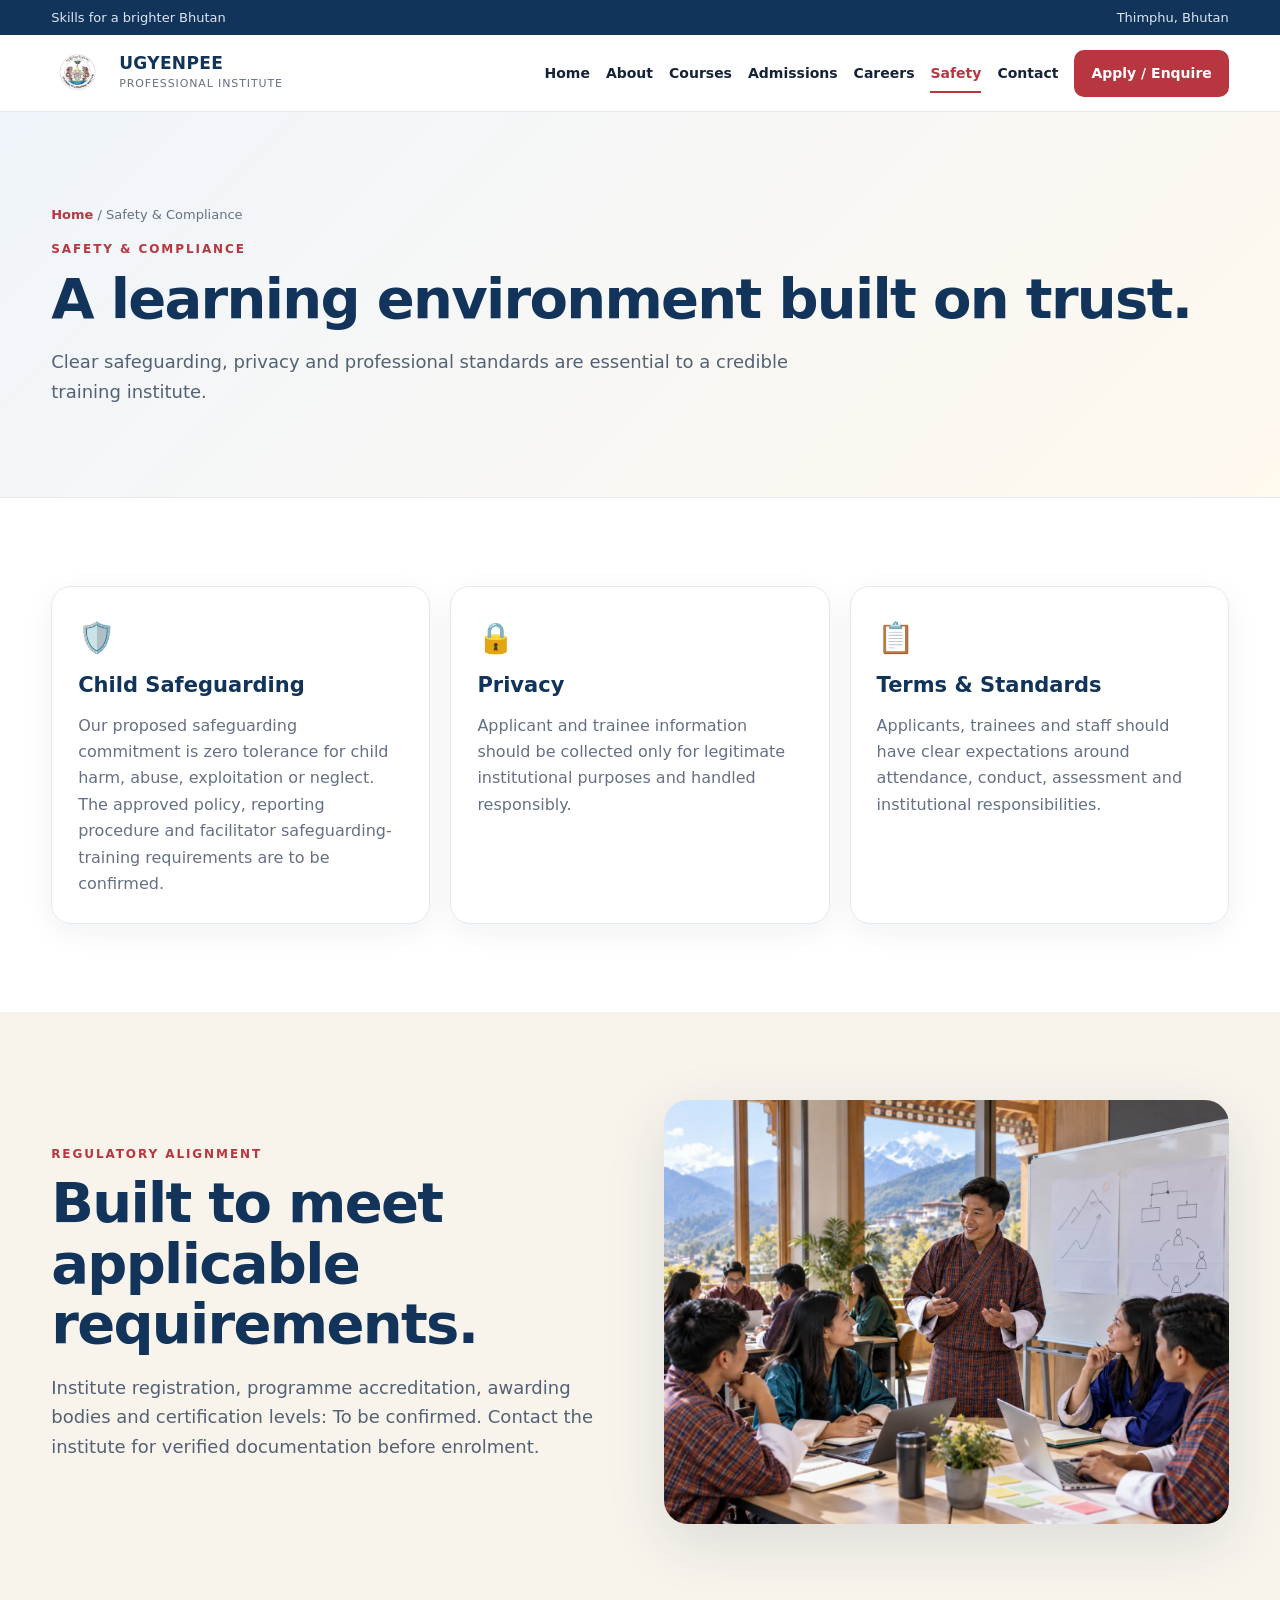
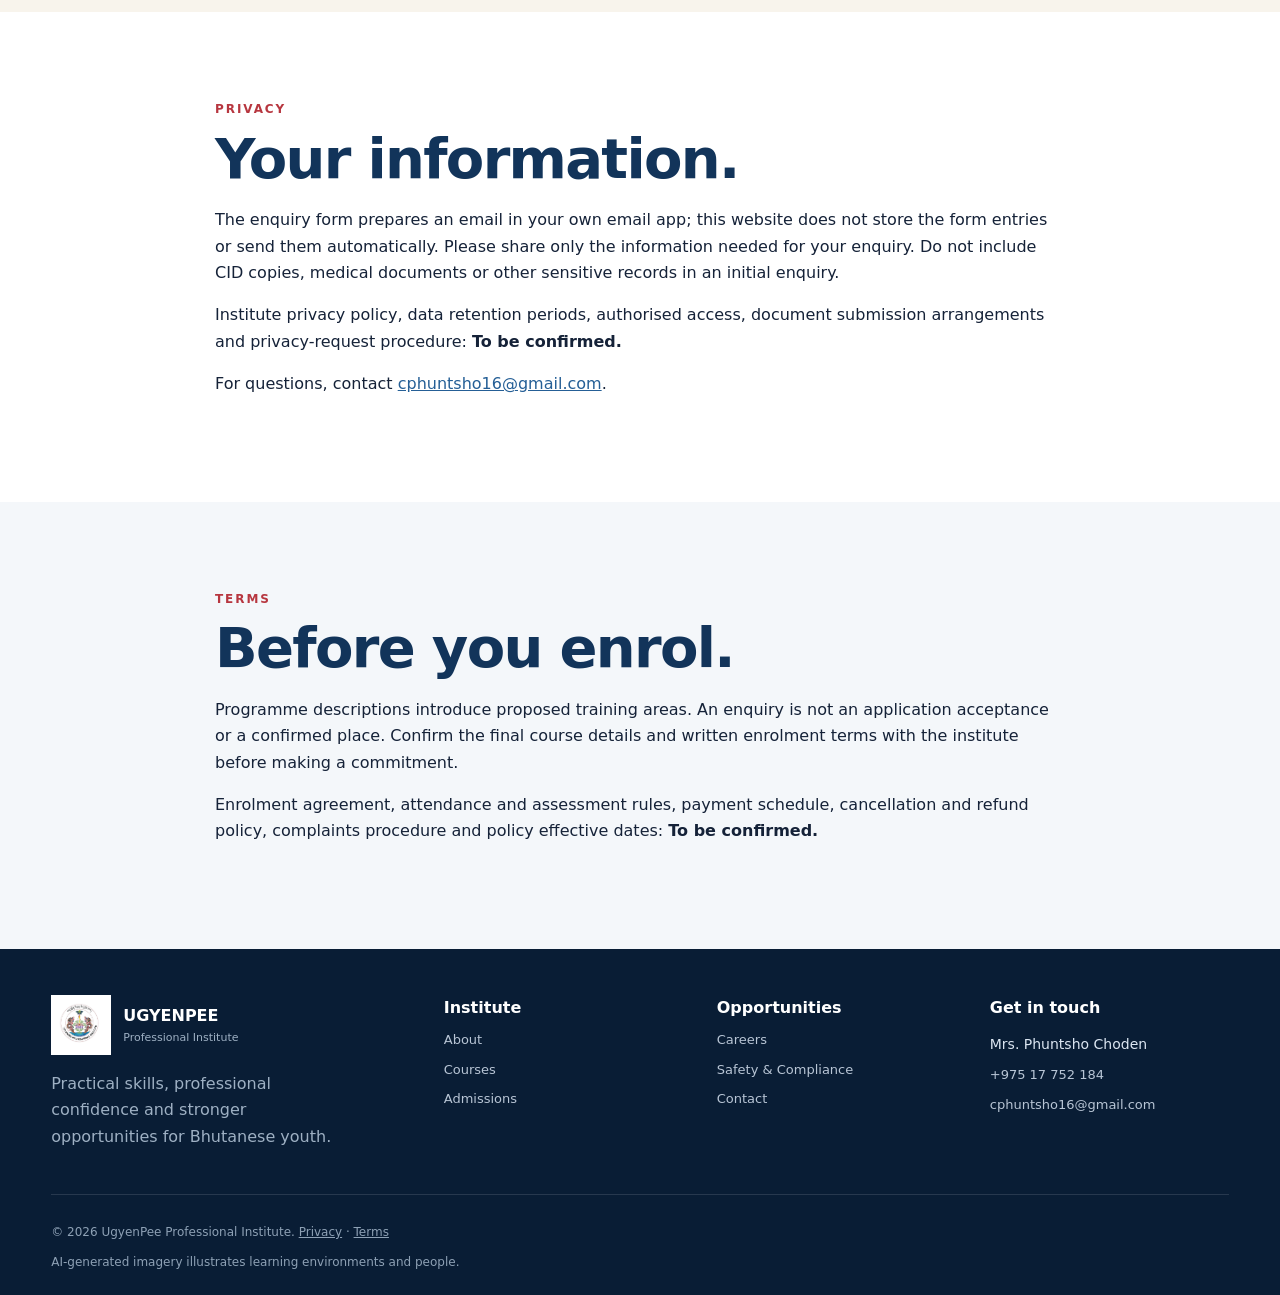
<file: safety.html>
<!doctype html><html lang="en"><head><meta charset="utf-8"><meta name="viewport" content="width=device-width,initial-scale=1"><meta name="description" content="UgyenPee Professional Institute — Safety & Compliance"><title>Safety & Compliance | UgyenPee Professional Institute</title><link rel="stylesheet" href="styles.css"></head><body><a class="skip-link" href="#main">Skip to content</a><div class="topbar"><div class="container"><span>Skills for a brighter Bhutan</span><span>Thimphu, Bhutan</span></div></div><header class="site-header"><div class="container nav"><a class="brand" href="index.html"><img src="assets/ugyenpee-logo.jpg" width="1080" height="1064" alt="UgyenPee Professional Institute logo"><div class="brand-copy"><strong>UGYENPEE</strong><span>Professional Institute</span></div></a><button class="menu-btn" aria-label="Open navigation" aria-controls="site-navigation" aria-expanded="false">☰</button><nav id="site-navigation" class="navlinks" aria-label="Main navigation"><a class="" href="index.html">Home</a><a class="" href="about.html">About</a><a class="" href="courses.html">Courses</a><a class="" href="admissions.html">Admissions</a><a class="" href="careers.html">Careers</a><a class="active" aria-current="page" href="safety.html">Safety</a><a class="" href="contact.html">Contact</a><a class="btn btn-primary" href="contact.html">Apply / Enquire</a></nav></div></header><main id="main">
<section class="page-hero"><div class="container"><div class="crumb"><a href="index.html">Home</a> / Safety & Compliance</div><div class="eyebrow">Safety & compliance</div><h1>A learning environment built on trust.</h1><p>Clear safeguarding, privacy and professional standards are essential to a credible training institute.</p></div></section>
<section class="section"><div class="container cards-3"><article class="card"><div class="icon">🛡️</div><h3>Child Safeguarding</h3><p>Our proposed safeguarding commitment is zero tolerance for child harm, abuse, exploitation or neglect. The approved policy, reporting procedure and facilitator safeguarding-training requirements are to be confirmed.</p></article><article class="card"><div class="icon">🔒</div><h3>Privacy</h3><p>Applicant and trainee information should be collected only for legitimate institutional purposes and handled responsibly.</p></article><article class="card"><div class="icon">📋</div><h3>Terms & Standards</h3><p>Applicants, trainees and staff should have clear expectations around attendance, conduct, assessment and institutional responsibilities.</p></article></div></section>
<section class="section section-cream"><div class="container grid-2"><div><div class="eyebrow">Regulatory alignment</div><h2>Built to meet applicable requirements.</h2><p class="lead">Institute registration, programme accreditation, awarding bodies and certification levels: To be confirmed. Contact the institute for verified documentation before enrolment.</p></div><div class="image-card"><img src="assets/management.webp" width="1536" height="1024" loading="lazy" decoding="async" alt="Bhutanese trainees reviewing professional standards"></div></div></section><section class="section" id="privacy"><div class="container policy"><div class="eyebrow">Privacy</div><h2>Your information.</h2><p>The enquiry form prepares an email in your own email app; this website does not store the form entries or send them automatically. Please share only the information needed for your enquiry. Do not include CID copies, medical documents or other sensitive records in an initial enquiry.</p><p>Institute privacy policy, data retention periods, authorised access, document submission arrangements and privacy-request procedure: <strong>To be confirmed.</strong></p><p>For questions, contact <a href="mailto:cphuntsho16@gmail.com">cphuntsho16@gmail.com</a>.</p></div></section><section class="section section-alt" id="terms"><div class="container policy"><div class="eyebrow">Terms</div><h2>Before you enrol.</h2><p>Programme descriptions introduce proposed training areas. An enquiry is not an application acceptance or a confirmed place. Confirm the final course details and written enrolment terms with the institute before making a commitment.</p><p>Enrolment agreement, attendance and assessment rules, payment schedule, cancellation and refund policy, complaints procedure and policy effective dates: <strong>To be confirmed.</strong></p></div></section></main><footer><div class="container footer-grid"><div><div class="footer-brand"><img src="assets/ugyenpee-logo.jpg" width="1080" height="1064" alt="UgyenPee Professional Institute logo"><div><strong>UGYENPEE</strong><span>Professional Institute</span></div></div><p style="color:#9eb0c3;max-width:300px">Practical skills, professional confidence and stronger opportunities for Bhutanese youth.</p></div><div class="footer-col"><strong>Institute</strong><a href="about.html">About</a><a href="courses.html">Courses</a><a href="admissions.html">Admissions</a></div><div class="footer-col"><strong>Opportunities</strong><a href="careers.html">Careers</a><a href="safety.html">Safety & Compliance</a><a href="contact.html">Contact</a></div><div class="footer-col"><strong>Get in touch</strong><span>Mrs. Phuntsho Choden</span><a href="tel:+97517752184">+975 17 752 184</a><a href="mailto:cphuntsho16@gmail.com">cphuntsho16@gmail.com</a></div></div><div class="container copyright">© <span data-year></span> UgyenPee Professional Institute. <a href="safety.html#privacy">Privacy</a> · <a href="safety.html#terms">Terms</a><br><span>AI-generated imagery illustrates learning environments and people.</span></div></footer><script src="script.js"></script></body></html>
</file>
<file: styles.css>
:root{--ink:#152238;--navy:#12345a;--blue:#255f96;--red:#b7363f;--gold:#d2a13e;--cream:#f8f4ec;--mist:#f4f7fa;--line:#e6e9ee;--muted:#667085;--white:#fff;--shadow:0 18px 60px rgba(15,42,72,.12)}
*{box-sizing:border-box}html{scroll-behavior:smooth}body{margin:0;font-family:Inter,ui-sans-serif,system-ui,-apple-system,BlinkMacSystemFont,"Segoe UI",sans-serif;color:var(--ink);background:#fff;line-height:1.65}img{max-width:100%;display:block}a{text-decoration:none;color:inherit}.container{width:min(1180px,92%);margin:auto}
.topbar{background:var(--navy);color:#dce6f1;font-size:12px}.topbar .container{display:flex;justify-content:space-between;gap:20px;padding:7px 0}.site-header{position:sticky;top:0;z-index:50;background:rgba(255,255,255,.96);backdrop-filter:blur(14px);border-bottom:1px solid var(--line)}.nav{display:flex;justify-content:space-between;align-items:center;min-height:76px}.brand{display:flex;align-items:center;gap:12px}.brand img{width:56px;height:56px;object-fit:contain;border-radius:50%;background:#fff}.brand-copy strong{display:block;color:var(--navy);font-size:17px;line-height:1.1;letter-spacing:.02em}.brand-copy span{display:block;color:var(--muted);font-size:11px;margin-top:3px;text-transform:uppercase;letter-spacing:.08em}.navlinks{display:flex;align-items:center;gap:22px;font-size:14px;font-weight:700}.navlinks a{padding:8px 0;position:relative}.navlinks a.active,.navlinks a:hover{color:var(--red)}.navlinks a.active:after{content:"";position:absolute;left:0;right:0;bottom:0;height:2px;background:var(--red)}.menu-btn{display:none;border:0;background:transparent;font-size:28px;color:var(--navy);padding:8px}.btn{display:inline-flex;align-items:center;justify-content:center;gap:8px;padding:12px 18px;border-radius:10px;border:1px solid transparent;font-weight:800;font-size:14px;cursor:pointer}.btn-primary{background:var(--red);color:#fff}.btn-primary:hover{background:#9f2d35}.btn-outline{border-color:var(--navy);color:var(--navy);background:#fff}.btn-light{background:#fff;color:var(--navy)}
.hero{position:relative;min-height:660px;display:flex;align-items:flex-end;color:#fff;background:linear-gradient(90deg,rgba(8,26,48,.91),rgba(8,26,48,.56) 52%,rgba(8,26,48,.13)),var(--hero-image,url("assets/campus.webp")) center/cover no-repeat}.hero .container{padding:118px 0 78px}.eyebrow{text-transform:uppercase;letter-spacing:.16em;font-size:12px;font-weight:900;color:var(--red)}.hero .eyebrow{color:#f2c75f}.hero h1{font-size:clamp(48px,7vw,82px);line-height:.99;letter-spacing:-.045em;max-width:880px;margin:12px 0 22px}.hero h1 em{font-style:normal;color:#f0bd45}.hero p{max-width:720px;font-size:19px;color:#e6edf7}.hero-actions{display:flex;gap:12px;flex-wrap:wrap;margin-top:28px}
.trust-strip{background:#fff;border-bottom:1px solid var(--line)}.trust-grid{display:grid;grid-template-columns:repeat(4,1fr)}.trust-item{padding:22px;border-right:1px solid var(--line)}.trust-item:last-child{border-right:0}.trust-item strong{display:block;color:var(--navy);font-size:16px}.trust-item span{color:var(--muted);font-size:12px}
.section{padding:88px 0}.section-alt{background:var(--mist)}.section-cream{background:var(--cream)}.section h2,.page-hero h1{color:var(--navy);font-size:clamp(36px,5vw,56px);line-height:1.08;letter-spacing:-.03em;margin:9px 0 18px}.lead{font-size:18px;color:#536174;max-width:780px}.grid-2{display:grid;grid-template-columns:1fr 1fr;gap:48px;align-items:center}.image-card{border-radius:24px;overflow:hidden;box-shadow:var(--shadow);min-height:420px}.image-card img{width:100%;height:100%;min-height:420px;object-fit:cover}.image-card.tall img{min-height:520px}.stats-grid{display:grid;grid-template-columns:repeat(3,1fr);gap:18px;margin-top:28px}.stat-card{background:#fff;border:1px solid var(--line);padding:22px;border-radius:16px}.stat-card strong{display:block;color:var(--navy);font-size:28px;line-height:1}.stat-card span{display:block;color:var(--muted);font-size:13px;margin-top:8px}
.cards-3{display:grid;grid-template-columns:repeat(3,1fr);gap:20px}.card{background:#fff;border:1px solid var(--line);border-radius:20px;padding:26px;box-shadow:0 8px 30px rgba(15,42,72,.06)}.card h3{margin:6px 0 10px;color:var(--navy);font-size:21px}.card p{color:var(--muted);margin:0}.icon{font-size:30px}
.section-head{display:flex;align-items:end;justify-content:space-between;gap:24px;margin-bottom:30px}.section-head p{max-width:520px;color:var(--muted)}
.course-grid{display:grid;grid-template-columns:repeat(3,1fr);gap:22px}.course-card{background:#fff;border:1px solid var(--line);border-radius:20px;overflow:hidden;box-shadow:0 10px 34px rgba(15,42,72,.07);transition:.25s transform,.25s box-shadow}.course-card:hover{transform:translateY(-5px);box-shadow:var(--shadow)}.course-card img{width:100%;height:220px;object-fit:cover}.course-body{padding:22px}.course-body h3{margin:0 0 8px;color:var(--navy);font-size:21px}.course-body p{color:var(--muted)}.meta{display:grid;gap:8px;margin-top:16px}.meta-row{display:flex;justify-content:space-between;gap:18px;border-top:1px solid #eef0f4;padding-top:8px;font-size:12px}.meta-row span{color:var(--muted)}.meta-row strong{text-align:right;color:var(--navy)}
.feature-band{background:var(--navy);color:#dce6f1}.feature-band h2{color:#fff}.feature-band .eyebrow{color:#f2c75f}.feature-band .card{background:rgba(255,255,255,.06);border-color:rgba(255,255,255,.14);box-shadow:none}.feature-band .card h3{color:#fff}.feature-band .card p{color:#c7d3df}
.page-hero{padding:92px 0 72px;background:linear-gradient(135deg,#f0f5fb,#fff9ee);border-bottom:1px solid var(--line)}.page-hero p{max-width:760px;color:#536174;font-size:18px}.page-hero .crumb{font-size:13px;color:var(--muted);margin-bottom:14px}.page-hero .crumb a{color:var(--red);font-weight:700}
.steps{display:grid;gap:18px}.step{display:flex;gap:15px;align-items:flex-start}.step-num{width:38px;height:38px;flex:none;border-radius:50%;display:grid;place-items:center;background:var(--red);color:#fff;font-weight:900}.step h3{margin:1px 0 3px;color:var(--navy)}.step p{margin:0;color:var(--muted)}
.checklist{list-style:none;padding:0;margin:18px 0 0}.checklist li{position:relative;padding:11px 0 11px 32px;border-top:1px solid var(--line)}.checklist li:before{content:"✓";position:absolute;left:0;color:var(--red);font-weight:900}
.callout{border-radius:24px;padding:34px;background:var(--navy);color:#fff}.callout h3{font-size:30px;margin:0 0 10px}.callout p{color:#d3deea}
.career-grid{display:grid;grid-template-columns:repeat(4,1fr);gap:16px}.career-tile{background:#fff;border:1px solid var(--line);padding:22px;border-radius:16px}.career-tile strong{display:block;color:var(--navy);margin-top:10px}.career-tile span{font-size:27px}
.contact-grid{display:grid;grid-template-columns:.8fr 1.2fr;gap:40px}.contact-card{background:var(--mist);border:1px solid var(--line);border-radius:18px;padding:24px}.contact-card p{margin:10px 0}.form{display:grid;gap:14px}.form-row{display:grid;grid-template-columns:1fr 1fr;gap:12px}.form label{font-size:13px;font-weight:700;color:var(--navy)}.form input,.form textarea,.form select{width:100%;margin-top:6px;padding:14px;border:1px solid var(--line);border-radius:10px;font:inherit;background:white}.form button{justify-self:start}
footer{background:#091d35;color:#dce6f2;padding:46px 0 22px}.footer-grid{display:grid;grid-template-columns:1.5fr 1fr 1fr 1fr;gap:34px}.footer-brand{display:flex;gap:12px;align-items:center}.footer-brand img{width:60px;height:60px;object-fit:contain;border-radius:50%;background:white}.footer-brand strong{display:block;color:#fff}.footer-brand span{display:block;font-size:11px;color:#9eb0c3}.footer-col strong{color:#fff}.footer-col a{display:block;color:#b8c5d5;margin:8px 0;font-size:13px}.copyright{border-top:1px solid rgba(255,255,255,.12);margin-top:28px;padding-top:18px;color:#8ea1b5;font-size:12px}
.mobile-only{display:none}
@media(max-width:940px){.navlinks{position:fixed;top:77px;left:0;right:0;background:white;border-bottom:1px solid var(--line);display:none;flex-direction:column;align-items:stretch;padding:18px 4%;gap:4px;box-shadow:0 18px 40px rgba(15,42,72,.12)}.navlinks.open{display:flex}.navlinks a{padding:12px 4px}.menu-btn{display:block}.hero{min-height:590px}.hero .container{padding:90px 0 58px}.trust-grid{grid-template-columns:repeat(2,1fr)}.trust-item:nth-child(2){border-right:0}.trust-item:nth-child(-n+2){border-bottom:1px solid var(--line)}.grid-2,.contact-grid{grid-template-columns:1fr}.course-grid,.cards-3{grid-template-columns:repeat(2,1fr)}.career-grid{grid-template-columns:repeat(2,1fr)}.footer-grid{grid-template-columns:1fr 1fr}.image-card.tall img{min-height:420px}}
@media(max-width:620px){.topbar .container{font-size:10px}.brand-copy span{display:none}.brand img{width:48px;height:48px}.nav{min-height:68px}.navlinks{top:69px}.hero{min-height:620px;background-position:62% center}.hero h1{font-size:46px}.hero p{font-size:16px}.hero-actions .btn{width:100%}.trust-grid,.course-grid,.cards-3,.career-grid,.stats-grid,.footer-grid,.form-row{grid-template-columns:1fr}.trust-item{border-right:0!important;border-bottom:1px solid var(--line)}.section{padding:64px 0}.section-head{display:block}.section-head p{margin-top:8px}.image-card,.image-card img{min-height:300px}.page-hero{padding:62px 0 52px}.footer-grid{gap:24px}}

.hero:after{content:"";position:absolute;inset:auto 0 0;height:140px;background:linear-gradient(transparent,rgba(8,26,48,.16));pointer-events:none}.hero .container{position:relative;z-index:1}.media-highlight{position:relative}.media-highlight:after{content:"";position:absolute;inset:18px -18px -18px 18px;border:1px solid rgba(210,161,62,.45);border-radius:24px;z-index:-1}.image-card img{transition:transform .45s ease}.image-card:hover img{transform:scale(1.025)}.section-kicker{display:inline-flex;align-items:center;gap:9px;color:var(--gold);font-weight:800;font-size:13px}.section-kicker:before{content:"";width:28px;height:2px;background:var(--gold)}.training-showcase{display:grid;grid-template-columns:1.05fr .95fr;gap:34px;align-items:stretch}.training-copy{padding:36px;border-radius:24px;background:#fff;border:1px solid var(--line);box-shadow:var(--shadow)}.training-image{border-radius:24px;overflow:hidden;min-height:420px}.training-image img{width:100%;height:100%;object-fit:cover}.training-points{display:grid;grid-template-columns:1fr 1fr;gap:12px;margin-top:24px}.training-point{padding:14px;border-radius:14px;background:var(--mist);font-size:13px}.training-point strong{display:block;color:var(--navy);margin-bottom:3px}@media(max-width:940px){.training-showcase{grid-template-columns:1fr}}@media(max-width:620px){.training-points{grid-template-columns:1fr}.training-image{min-height:300px}}


/* Responsive polish and accessibility */
:focus-visible{outline:3px solid #d2a13e;outline-offset:4px}.skip-link{position:fixed;top:-100px;left:1rem;z-index:100;background:white;padding:12px 18px}.skip-link:focus{top:8px}.navlinks .btn-primary,.navlinks .btn-primary:hover{color:#fff;padding:11px 16px}.brand{flex-shrink:0}.brand img,.footer-brand img{border-radius:0}.image-card{min-height:0;aspect-ratio:4/3}.image-card img,.image-card.tall img{min-height:0;width:100%;height:100%;object-fit:cover}.training-image img{height:100%;min-height:420px;object-fit:cover}.hero h1{max-width:800px}.hero p{max-width:630px}.footer-col{min-width:0}.footer-col a{overflow-wrap:anywhere}.footer-col span{display:block;margin-top:12px;font-size:14px}.meta-row{font-size:14px;align-items:start}.meta-row>*{flex:1}.course-enquire{display:inline-block;margin-top:20px;color:var(--red);font-weight:700}.pending{color:#755415;font-size:14px}.form h3{font-size:26px;margin:0}.form p{margin:0;color:var(--muted)}.form input,.form select,.form textarea{font-size:16px}.form label{font-size:14px}.policy{max-width:850px}.policy a,.contact-card a{color:var(--blue);text-decoration:underline;overflow-wrap:anywhere}section[id]{scroll-margin-top:110px}.training-point{font-size:14px}.trust-item span{font-size:14px}.copyright a{text-decoration:underline}.copyright span{display:inline-block;margin-top:10px}.navlinks{gap:16px}.topbar{font-size:13px}
@media(max-width:1050px){.navlinks{position:absolute;top:100%;left:0;right:0;background:white;border-bottom:1px solid var(--line);display:none;flex-direction:column;align-items:stretch;padding:16px 4%;gap:4px;box-shadow:0 18px 40px rgba(15,42,72,.12);max-height:calc(100dvh - 80px);overflow:auto}.navlinks.open{display:flex}.navlinks a{padding:11px 4px}.menu-btn{display:block}}
@media(max-width:620px){.hero{min-height:650px;background-position:66% center}.hero h1{font-size:clamp(37px,10.8vw,48px);line-height:1.06}.hero .container{padding-top:68px}.section h2,.page-hero h1{font-size:clamp(32px,9vw,42px)}.image-card{min-height:0}.image-card img,.image-card.tall img{min-height:0}.training-copy{padding:24px}.training-image{min-height:0;aspect-ratio:4/3}.training-image img{min-height:0}.grid-2{gap:30px}.callout{padding:26px}.trust-grid{grid-template-columns:1fr 1fr}.trust-item{padding:18px 12px}.trust-item strong{font-size:14px}.trust-item span{font-size:13px}.topbar .container{font-size:12px}.brand-copy span{display:block;font-size:10px}.brand img{width:56px;height:56px}.form-row{gap:14px}}
@media(prefers-reduced-motion:reduce){html{scroll-behavior:auto}*,*:before,*:after{transition:none!important}}
</file>
